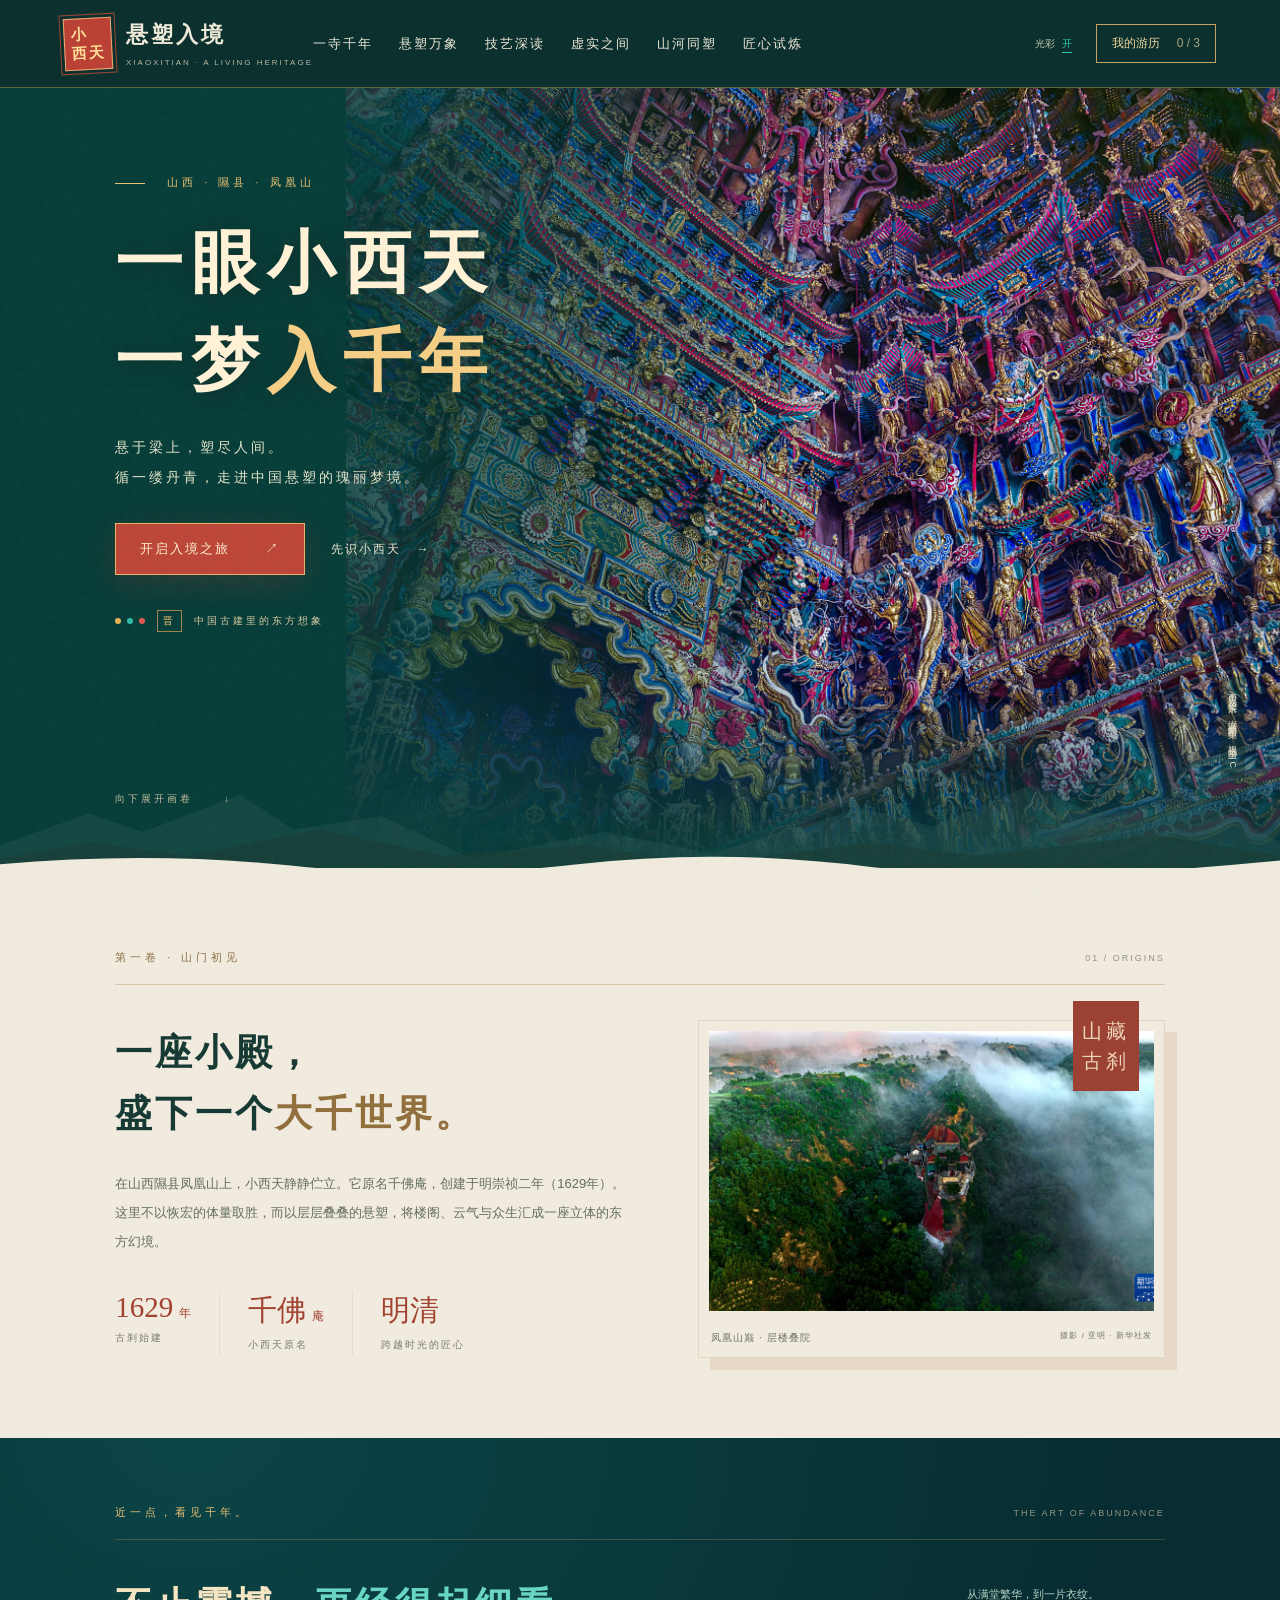
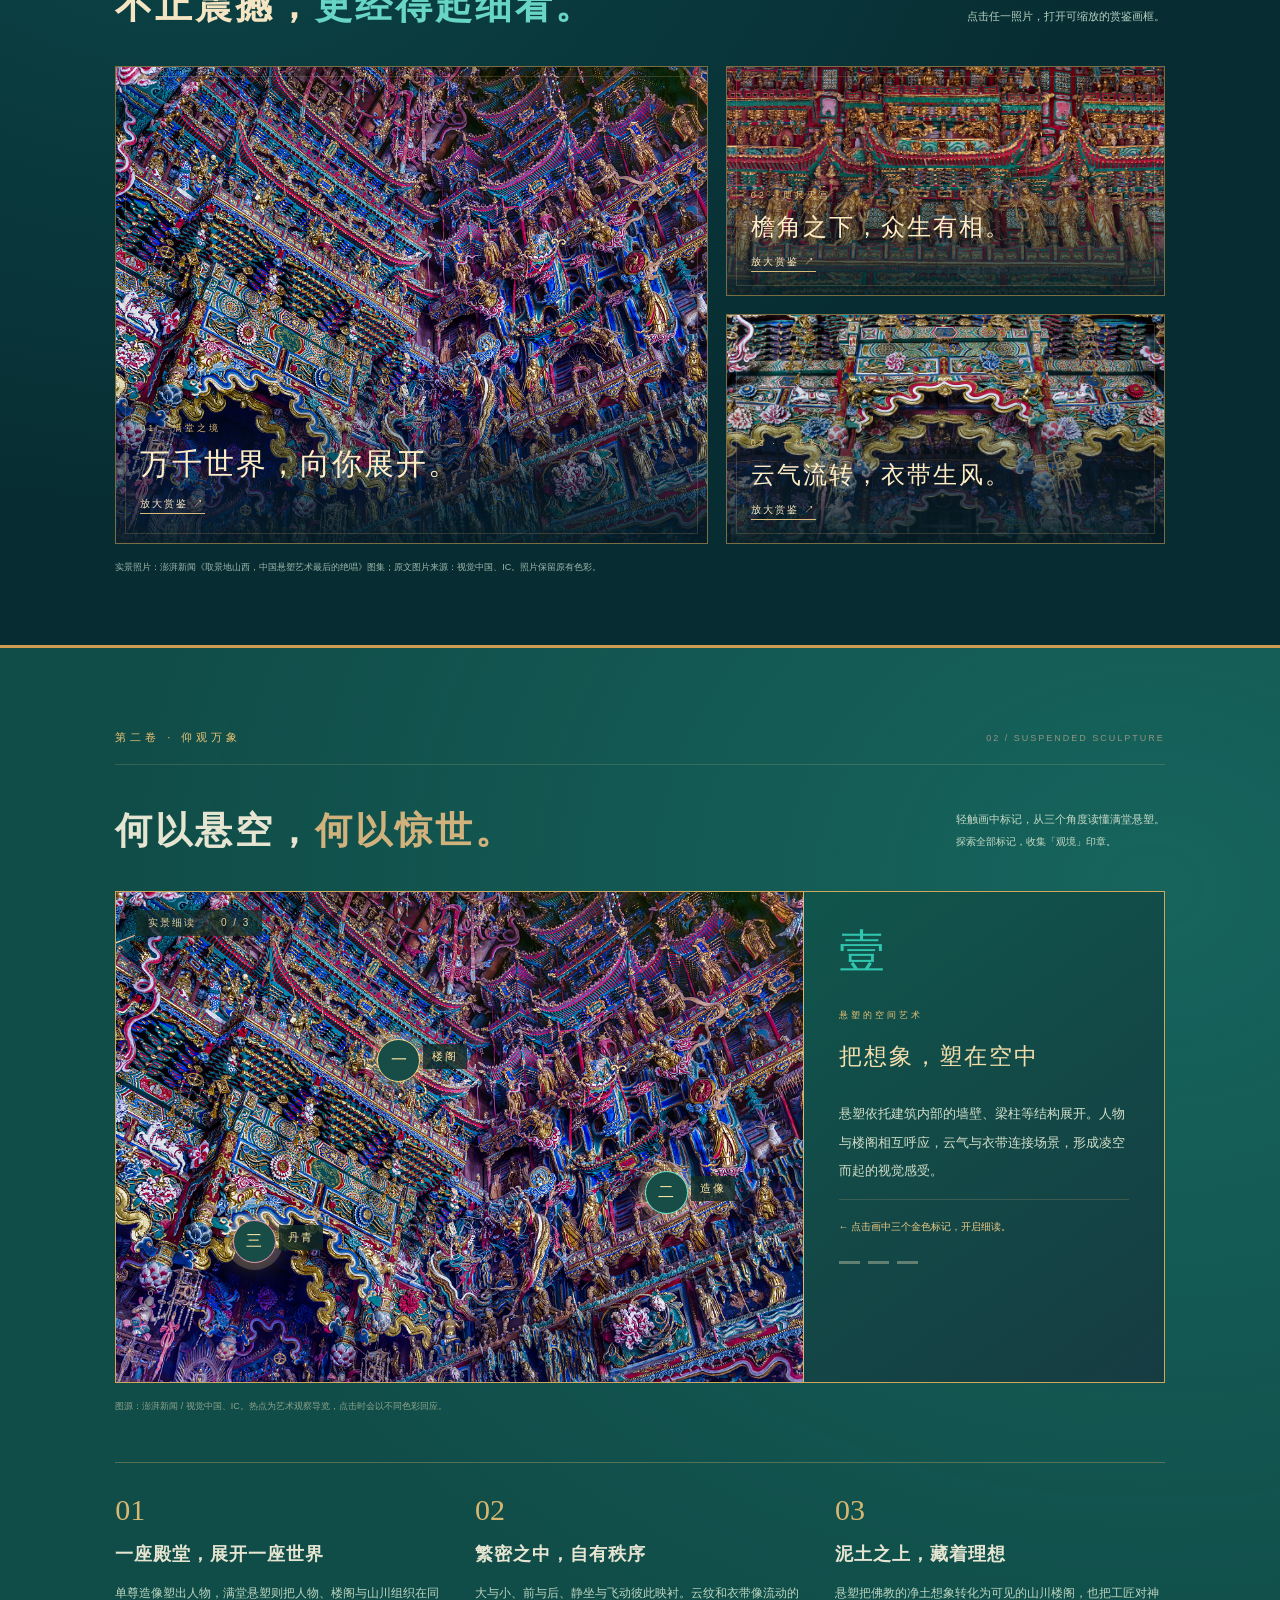
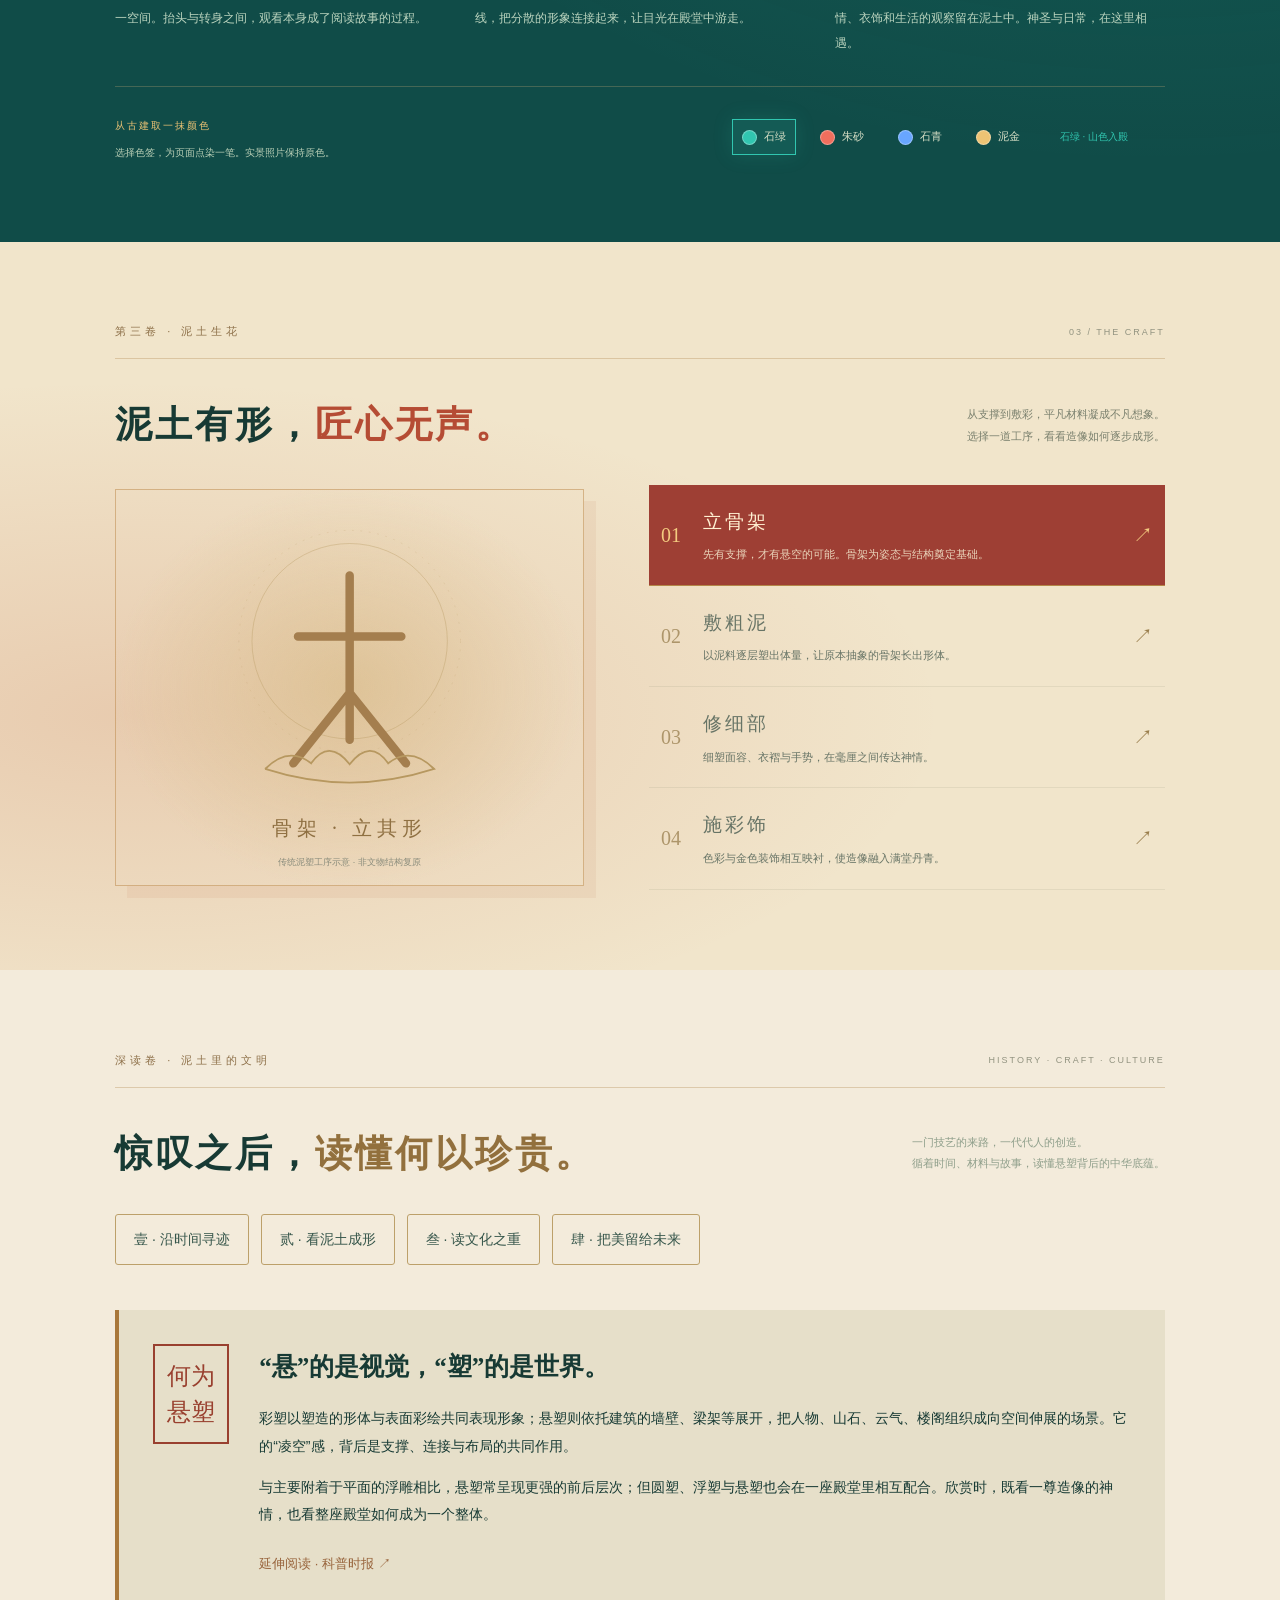
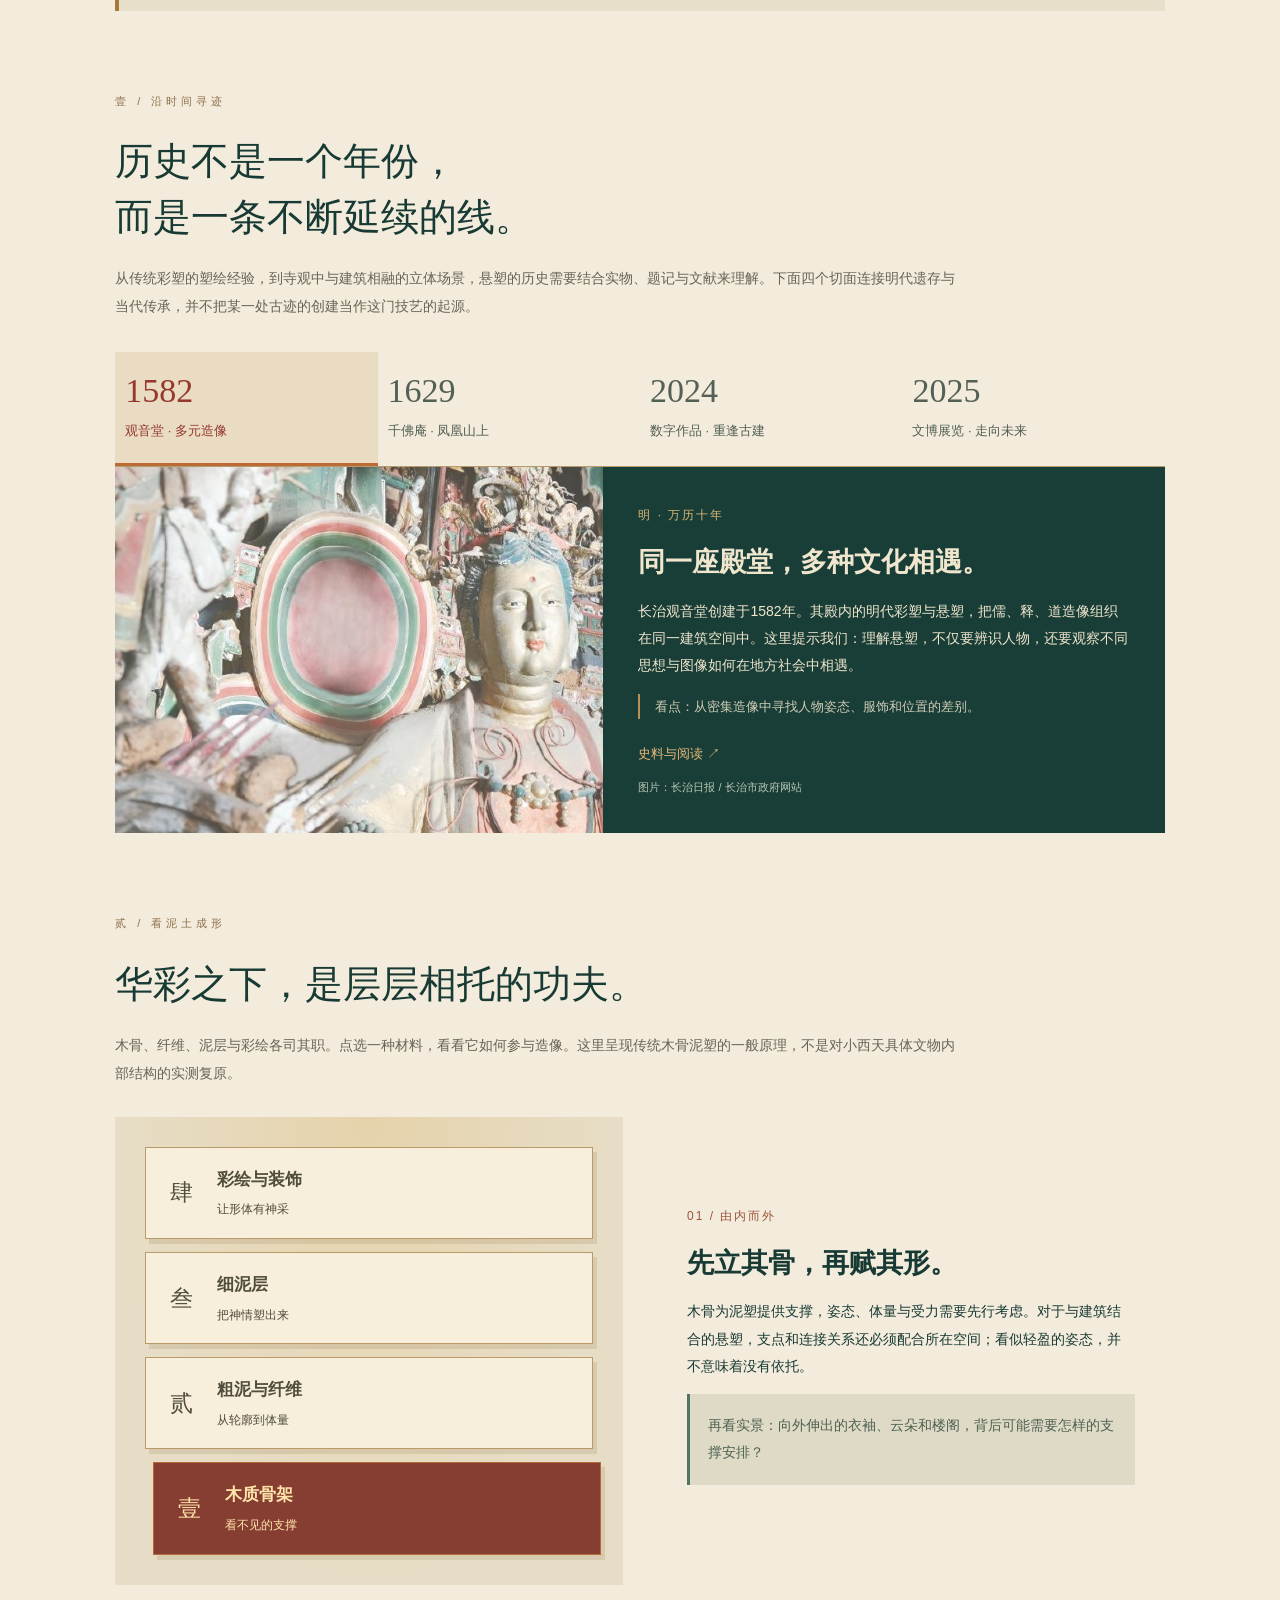
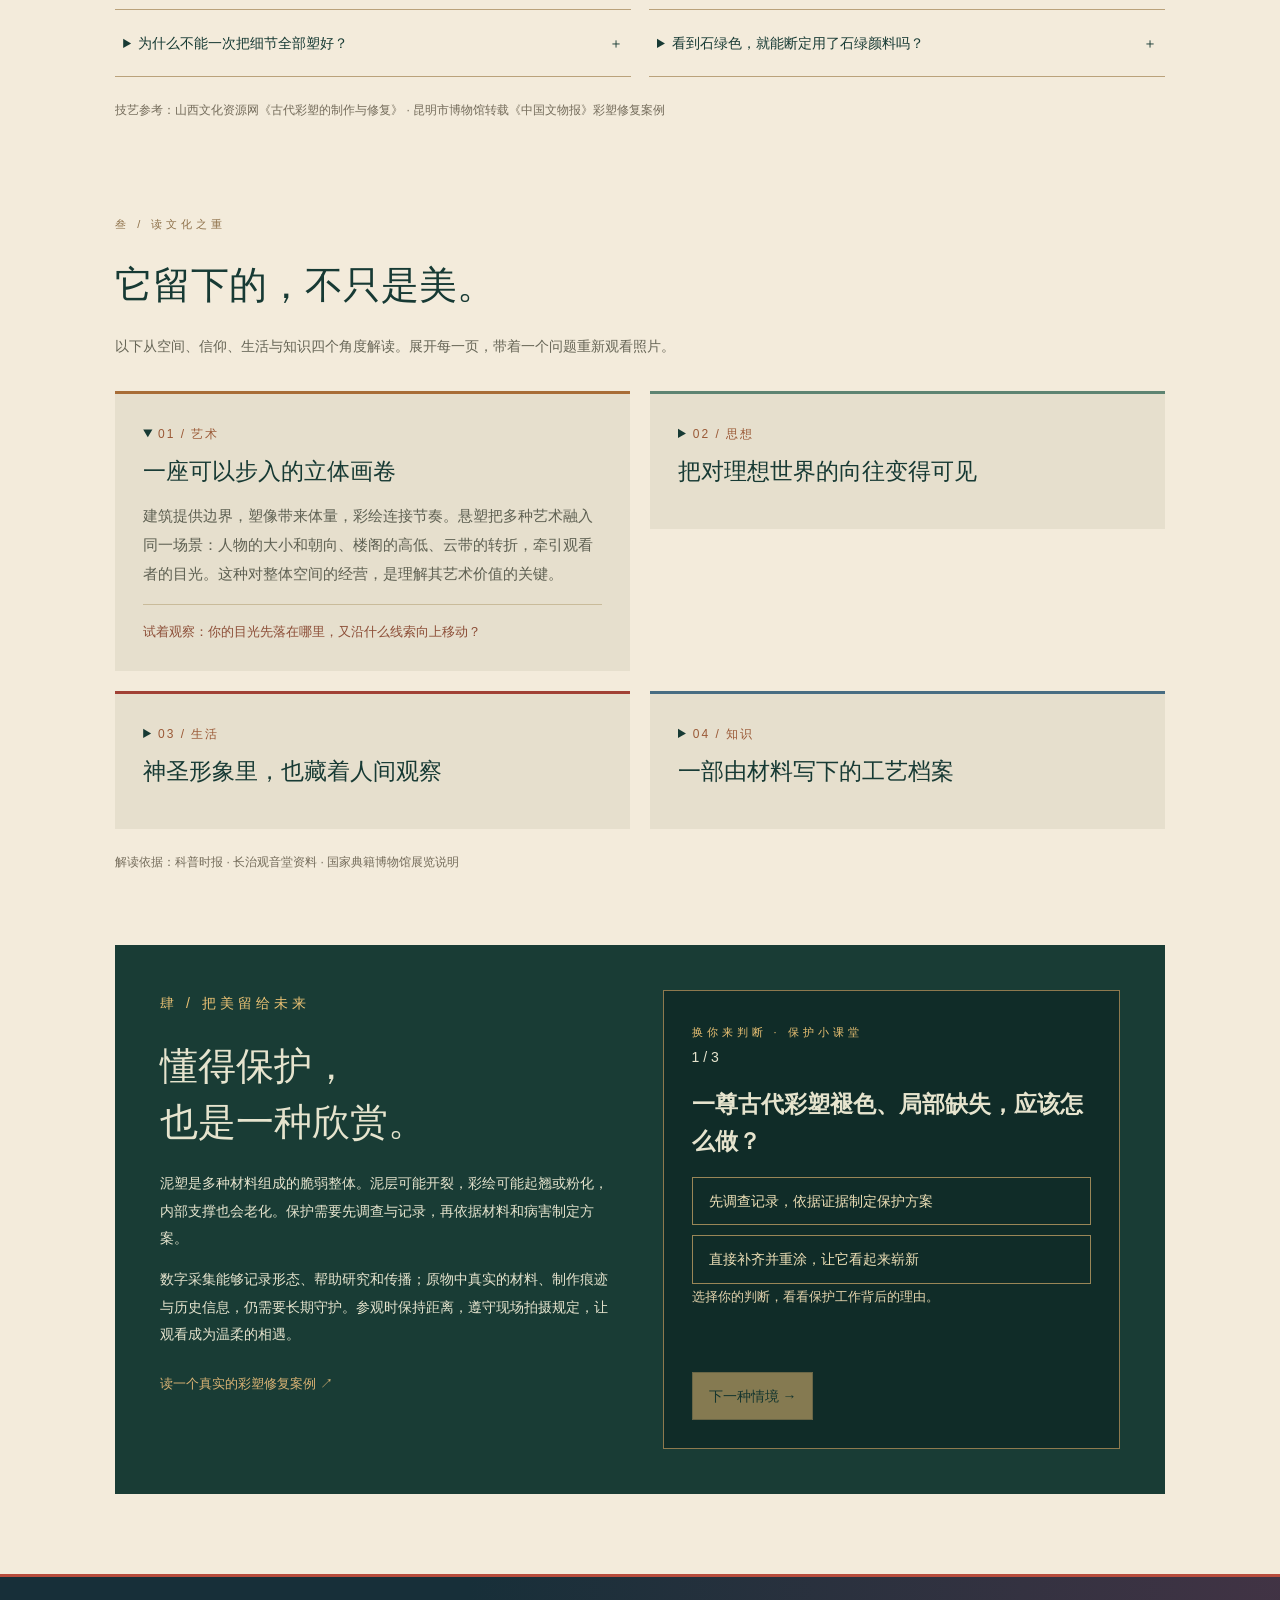
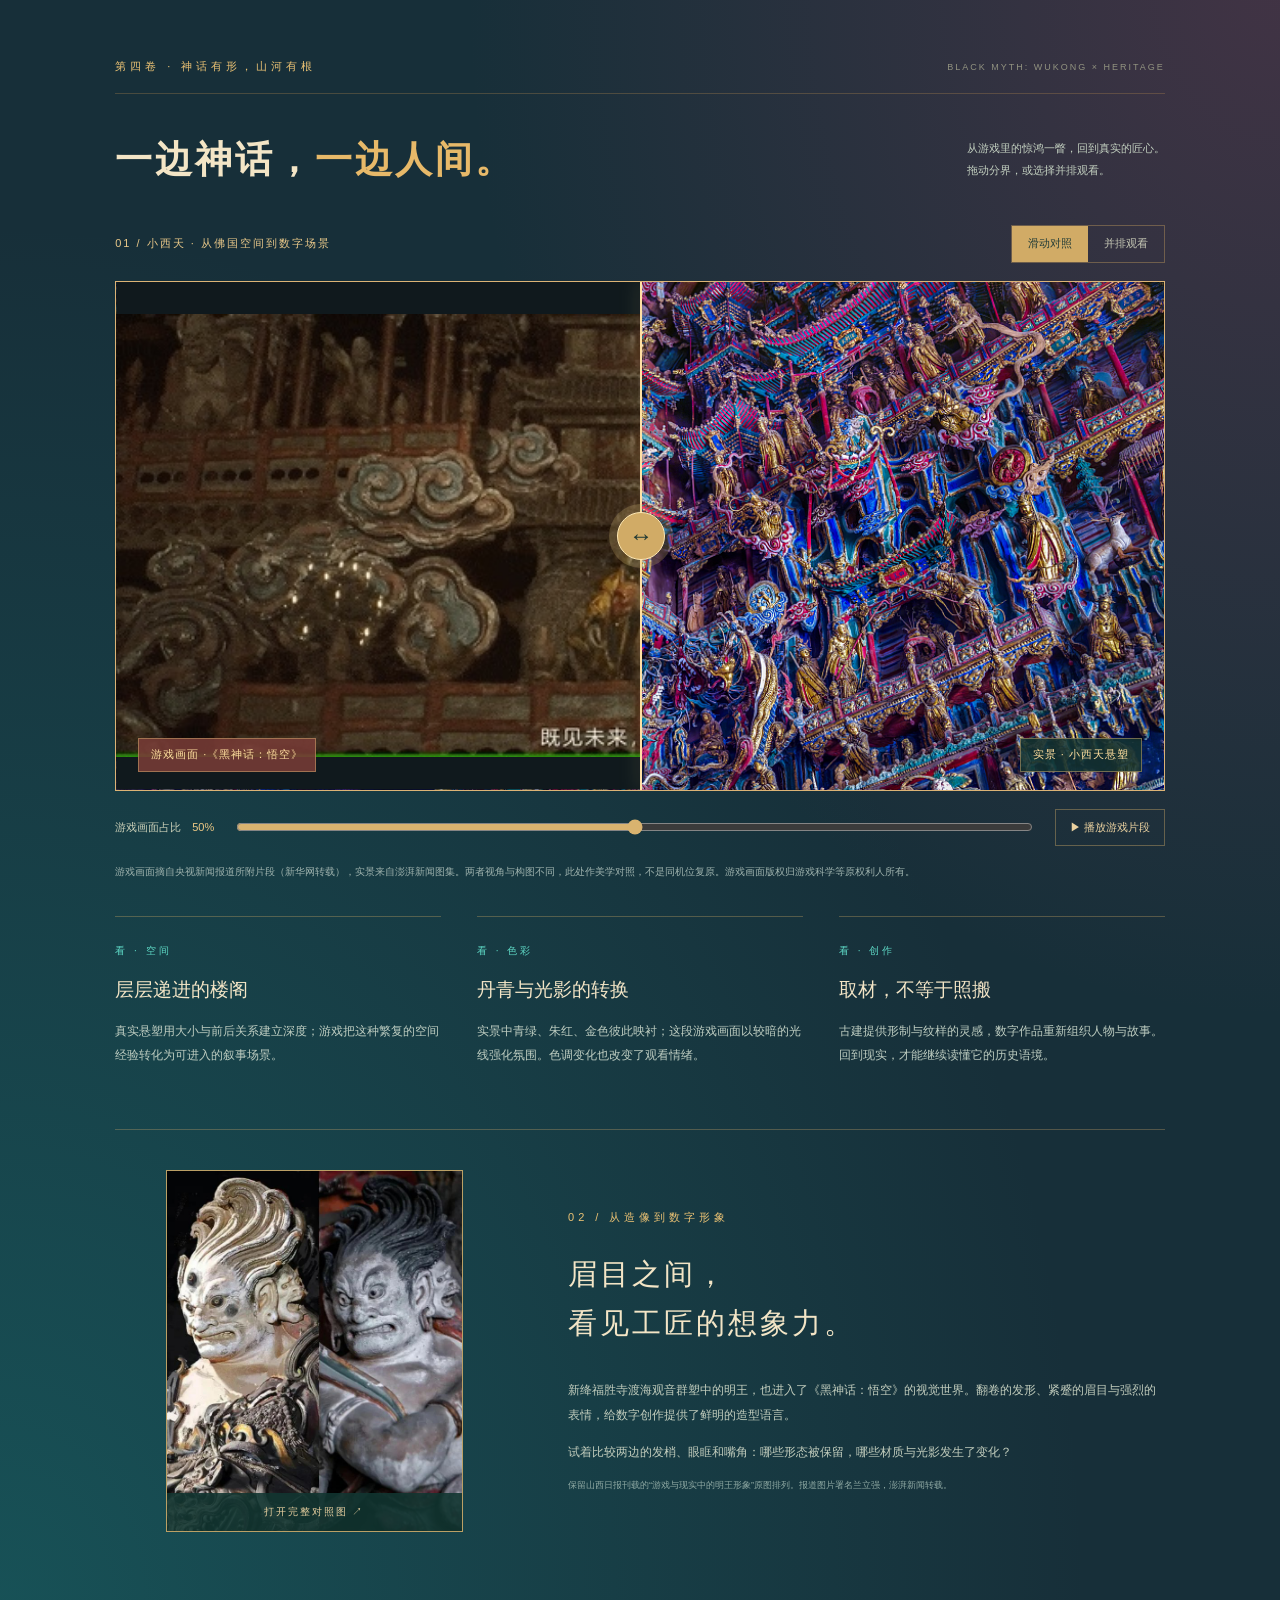
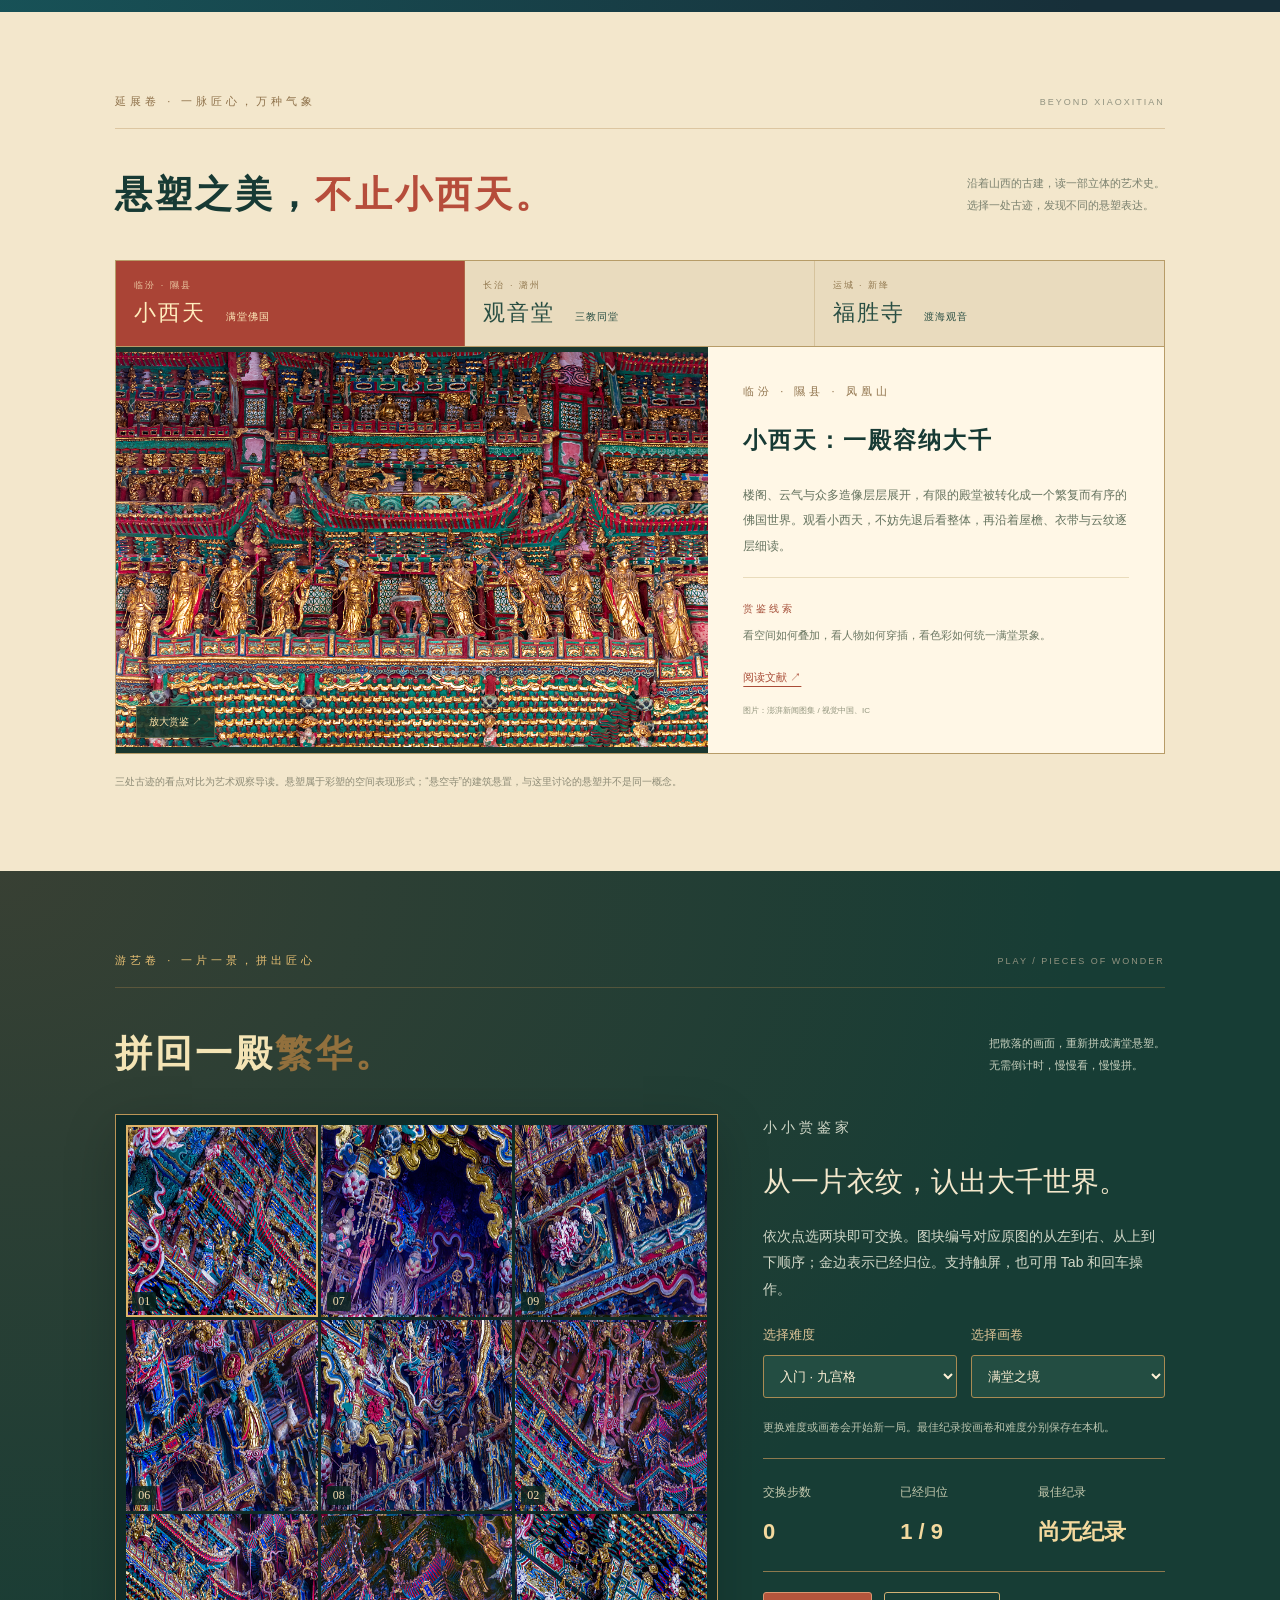
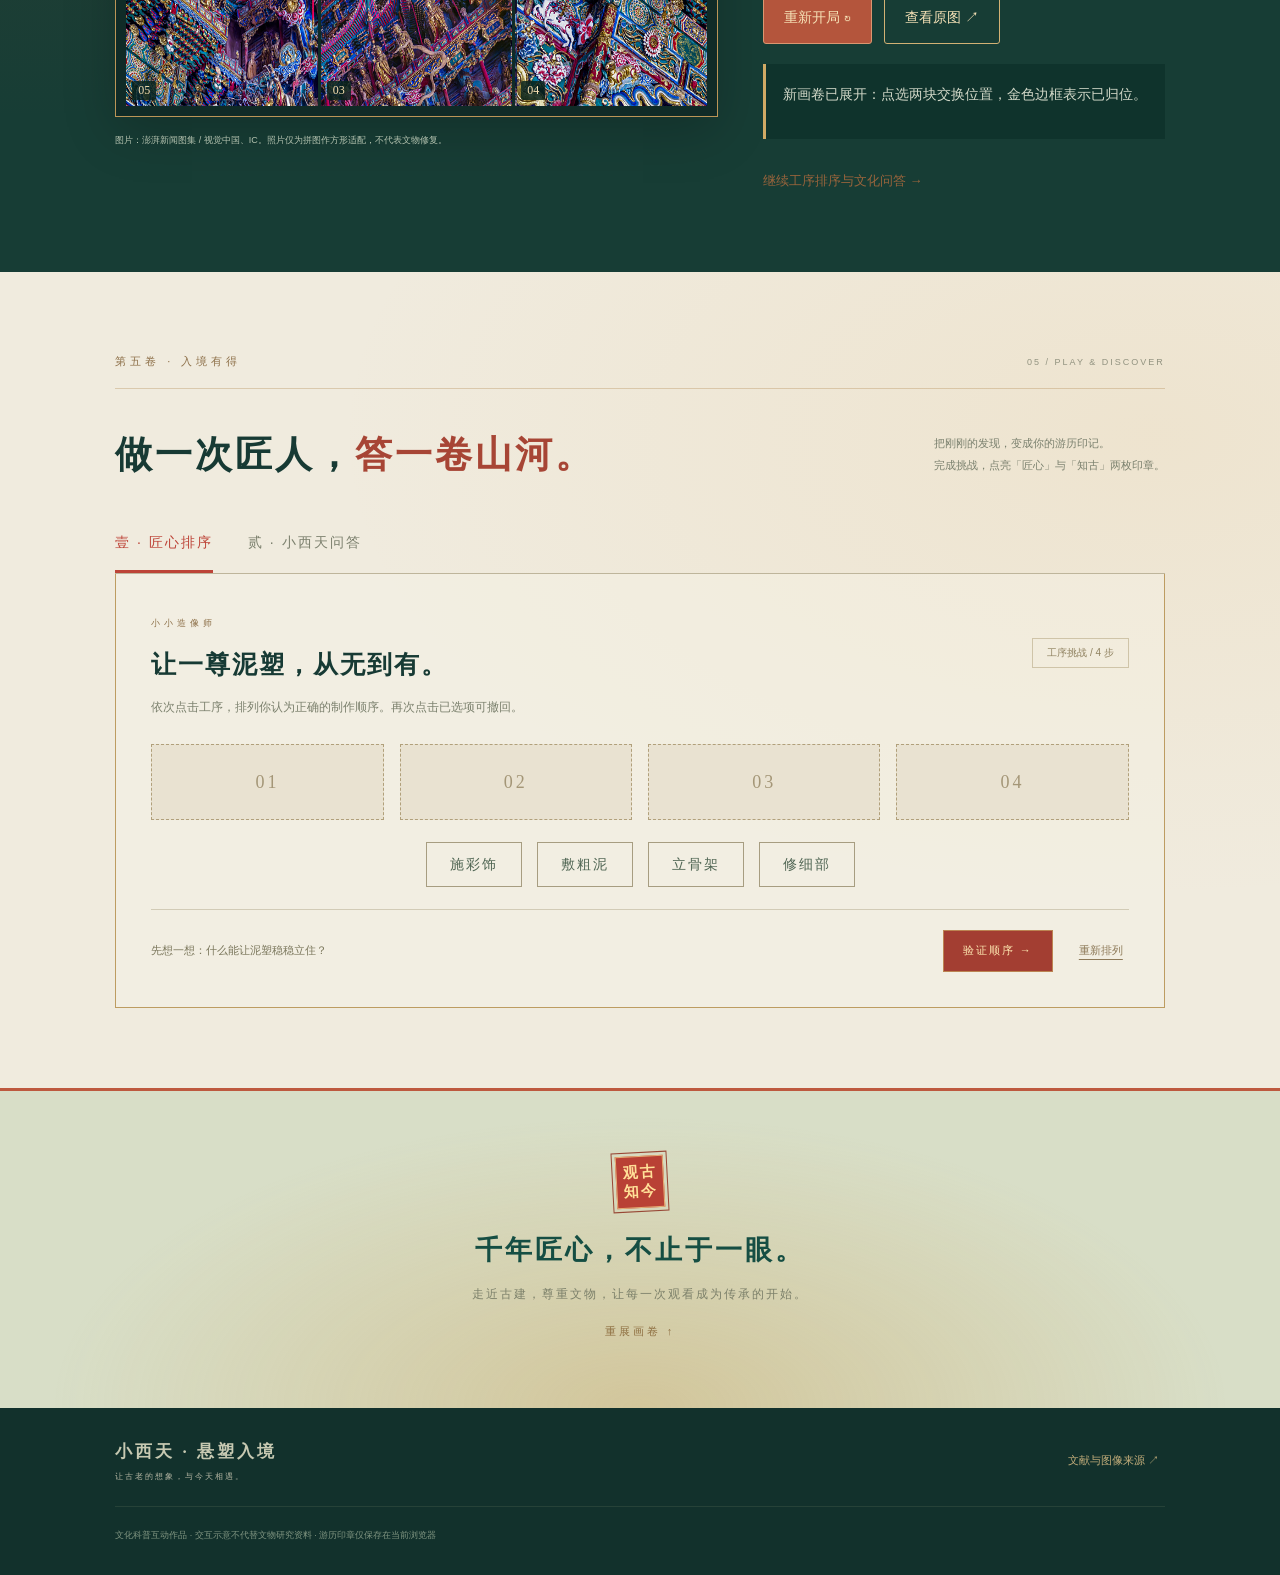
<file: index.html>
<!DOCTYPE html>
<html lang="zh-CN"><head><meta charset="UTF-8"><meta name="viewport" content="width=device-width,initial-scale=1"><meta name="theme-color" content="#132e2a"><meta name="description" content="走进山西隰县小西天，在互动探索、造像工序小游戏与文化问答中，读懂悬塑艺术。"><title>小西天 · 悬塑入境</title><link rel="stylesheet" href="style.css"><link rel="stylesheet" href="rich.css"><link rel="stylesheet" href="knowledge.css"><link rel="stylesheet" href="puzzle.css"></head>
<body>
<header><a class="brand" href="#home"><span class="seal">小<br>西天</span><span>悬塑入境<small>XIAOXITIAN · A LIVING HERITAGE</small></span></a><nav aria-label="主导航"><a href="#origin">一寺千年</a><a href="#explore">悬塑万象</a><a href="#knowledge">技艺深读</a><a href="#wukong">虚实之间</a><a href="#heritage">山河同塑</a><a href="#puzzle">匠心试炼</a></nav><button class="effects-toggle" id="effectsToggle" aria-pressed="true">光彩 <span>开</span></button><button class="passport" id="passport">我的游历 <span id="stampCount">0 / 3</span></button></header>
<main>
<section class="hero" id="home"><div class="hero-photo"></div><div class="hero-wash"></div><div class="hero-inner"><p class="eyebrow"><span></span> 山西 · 隰县 · 凤凰山</p><p class="vertical">以方寸之殿　纳万千世界</p><h1>一眼小西天<br>一梦<span>入千年</span></h1><p class="hero-sub">悬于梁上，塑尽人间。<br>循一缕丹青，走进中国悬塑的瑰丽梦境。</p><a class="primary" href="#explore">开启入境之旅 <span>↗</span></a><a class="text-link" href="#origin">先识小西天 <span>→</span></a><div class="hero-note"><span class="color-dots" aria-hidden="true"><i></i><i></i><i></i></span><span class="tiny-seal">晋</span> 中国古建里的东方想象</div></div><div class="hero-caption">小西天悬塑实景 · 澎湃新闻图集 / 视觉中国、IC</div><div class="scroll-hint">向下展开画卷 <span>↓</span></div><svg class="mountains" viewBox="0 0 1440 180" preserveAspectRatio="none" aria-hidden="true"><path fill="#47716a" opacity=".2" d="M0 135 100 75 160 110 270 40 330 105 430 80 530 160 680 110 800 150 970 65 1050 100 1160 20 1240 85 1350 50 1440 130V180H0Z"/><path fill="#193c36" opacity=".7" d="M0 160 100 130 210 155 360 105 500 155 660 135 790 170 980 130 1100 155 1300 115 1440 155V180H0Z"/><path fill="#f0ebde" d="M0 171Q170 146 330 174T650 171T980 176T1440 164V180H0Z"/></svg></section>
<section class="intro section" id="origin"><div class="section-top"><p class="eyebrow dark">第一卷 · 山门初见</p><span class="chapter">01 / ORIGINS</span></div><div class="intro-grid"><div><h2>一座小殿，<br>盛下一个<span>大千世界。</span></h2><p class="body-copy">在山西隰县凤凰山上，小西天静静伫立。它原名千佛庵，创建于明崇祯二年（1629年）。这里不以恢宏的体量取胜，而以层层叠叠的悬塑，将楼阁、云气与众生汇成一座立体的东方幻境。</p><div class="facts"><div><strong>1629<small>年</small></strong><span>古刹始建</span></div><div><strong>千佛<small>庵</small></strong><span>小西天原名</span></div><div><strong>明清</strong><span>跨越时光的匠心</span></div></div></div><figure class="temple"><img src="temple.jpg" alt="山西隰县小西天依山而建的寺院航拍" loading="lazy"><figcaption>凤凰山巅 · 层楼叠院 <span>摄影 / 亚明 · 新华社发</span></figcaption><span class="image-seal">山藏<br>古刹</span></figure></div></section>
<section class="gallery-section section" id="gallery">
  <div class="section-top"><p class="eyebrow">近一点，看见千年。</p><span class="chapter">THE ART OF ABUNDANCE</span></div>
  <div class="section-heading"><h2>不止震撼，<span>更经得起细看。</span></h2><p>从满堂繁华，到一片衣纹。<br>点击任一照片，打开可缩放的赏鉴画框。</p></div>
  <div class="gallery-grid">
    <button class="gallery-card gallery-main" data-gallery="0"><img src="images/hall-vivid.jpg" alt="小西天悬塑全景，青绿楼阁与金色人物层叠如山" loading="lazy"><span class="gallery-caption"><small>01 · 满堂之境</small><strong>万千世界，向你展开。</strong><em>放大赏鉴 ↗</em></span></button>
    <button class="gallery-card" data-gallery="1"><img src="images/hall-front.jpg" alt="小西天天宫楼阁与成排金色造像的细节" loading="lazy"><span class="gallery-caption"><small>02 · 咫尺天宫</small><strong>檐角之下，众生有相。</strong><em>放大赏鉴 ↗</em></span></button>
    <button class="gallery-card" data-gallery="2"><img src="images/hall-statue.jpg" alt="小西天云纹、花卉与悬垂人物的精美细节" loading="lazy"><span class="gallery-caption"><small>03 · 一线飞动</small><strong>云气流转，衣带生风。</strong><em>放大赏鉴 ↗</em></span></button>
  </div><p class="image-credit">实景照片：澎湃新闻《取景地山西，中国悬塑艺术最后的绝唱》图集；原文图片来源：视觉中国、IC。照片保留原有色彩。</p>
</section>
<section class="explore section" id="explore"><div class="section-top"><p class="eyebrow">第二卷 · 仰观万象</p><span class="chapter">02 / SUSPENDED SCULPTURE</span></div><div class="section-heading"><h2>何以悬空，<span>何以惊世。</span></h2><p>轻触画中标记，从三个角度读懂满堂悬塑。<br><small>探索全部标记，收集「观境」印章。</small></p></div><div class="explorer"><div class="art-window"><img src="images/hall-vivid.jpg" alt="小西天满堂悬塑：楼阁、人物和装饰层层相叠" loading="lazy"><button class="hotspot h1" data-hot="0" aria-label="探索楼阁：以小见大">一<span>楼阁</span></button><button class="hotspot h2" data-hot="1" aria-label="探索造像：凌空之美">二<span>造像</span></button><button class="hotspot h3" data-hot="2" aria-label="探索色彩：丹青流光">三<span>丹青</span></button><div class="art-label">实景细读 <span id="exploreCount">0 / 3</span></div></div><aside class="detail" aria-live="polite"><span class="detail-num" id="detailNum">壹</span><p class="eyebrow">悬塑的空间艺术</p><h3 id="detailTitle">把想象，塑在空中</h3><p id="detailText">悬塑依托建筑内部的墙壁、梁柱等结构展开。人物与楼阁相互呼应，云气与衣带连接场景，形成凌空而起的视觉感受。</p><div class="detail-tip" id="detailTip">← 点击画中三个金色标记，开启细读。</div><div class="dots" id="exploreDots"><i></i><i></i><i></i></div></aside></div><p class="image-credit">图源：澎湃新闻 / 视觉中国、IC。热点为艺术观察导览，点击时会以不同色彩回应。</p><div class="art-reading"><div><span class="reading-no">01</span><h3>一座殿堂，展开一座世界</h3><p>单尊造像塑出人物，满堂悬塑则把人物、楼阁与山川组织在同一空间。抬头与转身之间，观看本身成了阅读故事的过程。</p></div><div><span class="reading-no">02</span><h3>繁密之中，自有秩序</h3><p>大与小、前与后、静坐与飞动彼此映衬。云纹和衣带像流动的线，把分散的形象连接起来，让目光在殿堂中游走。</p></div><div><span class="reading-no">03</span><h3>泥土之上，藏着理想</h3><p>悬塑把佛教的净土想象转化为可见的山川楼阁，也把工匠对神情、衣饰和生活的观察留在泥土中。神圣与日常，在这里相遇。</p></div></div>
<div class="pigment-bar"><div><span class="eyebrow">从古建取一抹颜色</span><p>选择色签，为页面点染一笔。实景照片保持原色。</p></div><div class="pigment-choices" role="group" aria-label="页面点染色"><button data-pigment="jade" class="active" aria-pressed="true"><i></i>石绿</button><button data-pigment="cinnabar" aria-pressed="false"><i></i>朱砂</button><button data-pigment="lapis" aria-pressed="false"><i></i>石青</button><button data-pigment="gold" aria-pressed="false"><i></i>泥金</button></div><span id="pigmentStatus" role="status">石绿 · 山色入殿</span></div></section>
<section class="craft section"><div class="section-top"><p class="eyebrow dark">第三卷 · 泥土生花</p><span class="chapter">03 / THE CRAFT</span></div><div class="section-heading"><h2>泥土有形，<span>匠心无声。</span></h2><p>从支撑到敷彩，平凡材料凝成不凡想象。<br>选择一道工序，看看造像如何逐步成形。</p></div><div class="craft-layout"><div class="craft-art" id="craftArt" data-stage="0"><svg viewBox="0 0 440 330" aria-label="传统泥塑工序示意图"><defs><linearGradient id="gold" x2="1" y2="1"><stop stop-color="#e3c780"/><stop offset="1" stop-color="#a96a32"/></linearGradient></defs><circle cx="220" cy="145" r="104" fill="none" stroke="#b79860" stroke-opacity=".4"/><circle cx="220" cy="145" r="118" fill="none" stroke="#b79860" stroke-opacity=".2" stroke-dasharray="2 7"/><g class="skeleton" stroke="#a47e4e" stroke-width="9" stroke-linecap="round"><path d="M220 75V250M165 140H275M220 200L160 275M220 200L280 275"/></g><g class="clay"><path d="M190 111Q175 130 164 170L126 249Q160 280 220 264Q280 280 314 249L276 170Q265 130 250 111Z" fill="#9b7558"/><ellipse cx="220" cy="86" rx="32" ry="42" fill="#b68e6b"/><path d="M150 256Q220 210 290 256" fill="none" stroke="#7e5d46" stroke-width="8"/></g><g class="fine" fill="none" stroke="#664a35" stroke-width="3"><path d="M204 86q6 4 12 0m9 0q6 4 12 0M213 107q7 5 14 0M220 91l-3 9h6M192 129q-12 50 28 94M247 132q11 50-27 91M175 173q-5 27-28 62m119-62q5 27 28 62M167 251q53-31 106 0"/></g><g class="paint"><ellipse cx="220" cy="86" rx="32" ry="42" fill="url(#gold)"/><path d="M190 115Q176 149 157 200L135 245Q177 264 220 245Q264 265 305 245L281 200Q260 140 250 115L220 158Z" fill="#427e72"/><path d="M192 121q-2 55 28 100q14-49 29-99" fill="#a64335"/><path d="M192 121q-2 55 28 100q14-49 29-99M154 238q66-34 134 0" fill="none" stroke="#dcb979" stroke-width="5"/><path d="M204 86q6 4 12 0m9 0q6 4 12 0M213 107q7 5 14 0" fill="none" stroke="#775132" stroke-width="2"/></g><path d="M130 281Q155 256 179 275Q198 248 220 276Q242 248 261 275Q285 256 310 281Q220 310 130 281" fill="none" stroke="#b79860" stroke-width="2"/></svg><span id="craftLabel">骨架 · 立其形</span><small>传统泥塑工序示意 · 非文物结构复原</small></div><div class="craft-steps" role="group" aria-label="选择制作工序"><button class="step active" data-stage="0"><span>01</span><div><h3>立骨架</h3><p>先有支撑，才有悬空的可能。骨架为姿态与结构奠定基础。</p></div><b>↗</b></button><button class="step" data-stage="1"><span>02</span><div><h3>敷粗泥</h3><p>以泥料逐层塑出体量，让原本抽象的骨架长出形体。</p></div><b>↗</b></button><button class="step" data-stage="2"><span>03</span><div><h3>修细部</h3><p>细塑面容、衣褶与手势，在毫厘之间传达神情。</p></div><b>↗</b></button><button class="step" data-stage="3"><span>04</span><div><h3>施彩饰</h3><p>色彩与金色装饰相互映衬，使造像融入满堂丹青。</p></div><b>↗</b></button></div></div></section>
<section class="knowledge section" id="knowledge">
 <div class="section-top"><p class="eyebrow dark">深读卷 · 泥土里的文明</p><span class="chapter">HISTORY · CRAFT · CULTURE</span></div>
 <div class="section-heading"><h2>惊叹之后，<span>读懂何以珍贵。</span></h2><p>一门技艺的来路，一代代人的创造。<br>循着时间、材料与故事，读懂悬塑背后的中华底蕴。</p></div>
 <nav class="knowledge-index" aria-label="悬塑专题目录"><a href="#historyStory">壹 · 沿时间寻迹</a><a href="#materialStory">贰 · 看泥土成形</a><a href="#valueStory">叁 · 读文化之重</a><a href="#careStory">肆 · 把美留给未来</a></nav>
 <div class="knowledge-definition"><span class="knowledge-seal">何为<br>悬塑</span><div><h3>“悬”的是视觉，“塑”的是世界。</h3><p>彩塑以塑造的形体与表面彩绘共同表现形象；悬塑则依托建筑的墙壁、梁架等展开，把人物、山石、云气、楼阁组织成向空间伸展的场景。它的“凌空”感，背后是支撑、连接与布局的共同作用。</p><p>与主要附着于平面的浮雕相比，悬塑常呈现更强的前后层次；但圆塑、浮塑与悬塑也会在一座殿堂里相互配合。欣赏时，既看一尊造像的神情，也看整座殿堂如何成为一个整体。</p><a class="knowledge-source" href="https://www.zgkpw.org.cn/newspaper/content_251333.html" target="_blank" rel="noopener">延伸阅读 · 科普时报 ↗</a></div></div>
 <div class="knowledge-block" id="historyStory"><p class="eyebrow dark">壹 / 沿时间寻迹</p><h3 class="knowledge-title">历史不是一个年份，<br>而是一条不断延续的线。</h3><p class="knowledge-lead">从传统彩塑的塑绘经验，到寺观中与建筑相融的立体场景，悬塑的历史需要结合实物、题记与文献来理解。下面四个切面连接明代遗存与当代传承，并不把某一处古迹的创建当作这门技艺的起源。</p><div class="history-controls" role="group" aria-label="选择历史节点"><button data-history="0" aria-pressed="true" class="active"><b>1582</b><span>观音堂 · 多元造像</span></button><button data-history="1" aria-pressed="false"><b>1629</b><span>千佛庵 · 凤凰山上</span></button><button data-history="2" aria-pressed="false"><b>2024</b><span>数字作品 · 重逢古建</span></button><button data-history="3" aria-pressed="false"><b>2025</b><span>文博展览 · 走向未来</span></button></div><div class="history-story"><img id="historyPhoto" src="images/guanyin-detail.jpg" alt="长治观音堂彩塑与悬塑细部" loading="lazy"><article aria-live="polite"><span id="historyEra">明 · 万历十年</span><h4 id="historyTitle">同一座殿堂，多种文化相遇。</h4><p id="historyText">长治观音堂创建于1582年。其殿内的明代彩塑与悬塑，把儒、释、道造像组织在同一建筑空间中。这里提示我们：理解悬塑，不仅要辨识人物，还要观察不同思想与图像如何在地方社会中相遇。</p><p id="historyNote">看点：从密集造像中寻找人物姿态、服饰和位置的差别。</p><a class="knowledge-source" id="historySource" href="https://www.changzhi.gov.cn/ztzl/cjwmwz/tpxw_6120/202404/t20240426_2892104.shtml" target="_blank" rel="noopener">史料与阅读 ↗</a><small id="historyCredit">图片：长治日报 / 长治市政府网站</small></article></div></div>
 <div class="knowledge-block" id="materialStory"><p class="eyebrow dark">贰 / 看泥土成形</p><h3 class="knowledge-title">华彩之下，是层层相托的功夫。</h3><p class="knowledge-lead">木骨、纤维、泥层与彩绘各司其职。点选一种材料，看看它如何参与造像。这里呈现传统木骨泥塑的一般原理，不是对小西天具体文物内部结构的实测复原。</p><div class="material-layout"><div class="material-stack" role="group" aria-label="探索造像材料层次"><button data-material="3" aria-pressed="false"><span>肆</span><b>彩绘与装饰</b><em>让形体有神采</em></button><button data-material="2" aria-pressed="false"><span>叁</span><b>细泥层</b><em>把神情塑出来</em></button><button data-material="1" aria-pressed="false"><span>贰</span><b>粗泥与纤维</b><em>从轮廓到体量</em></button><button data-material="0" aria-pressed="true" class="active"><span>壹</span><b>木质骨架</b><em>看不见的支撑</em></button></div><article class="material-detail" aria-live="polite"><span id="materialNumber">01 / 由内而外</span><h4 id="materialTitle">先立其骨，再赋其形。</h4><p id="materialText">木骨为泥塑提供支撑，姿态、体量与受力需要先行考虑。对于与建筑结合的悬塑，支点和连接关系还必须配合所在空间；看似轻盈的姿态，并不意味着没有依托。</p><p class="material-question" id="materialQuestion">再看实景：向外伸出的衣袖、云朵和楼阁，背后可能需要怎样的支撑安排？</p></article></div><div class="craft-notes"><details><summary>为什么不能一次把细节全部塑好？<span>＋</span></summary><p>整体体量与精细表情需要不同的操作。粗泥先形成大轮廓，细泥再刻画面容和衣褶；干燥、检查与表面整理也不能省略。前面的四步互动是便于理解的概括，真实工序还会随材料、尺寸与地域传统调整。</p></details><details><summary>看到石绿色，就能断定用了石绿颜料吗？<span>＋</span></summary><p>不能。色名描述视觉感受，材料成分则需要科学分析。年代、重绘、老化和光线都可能改变今天看到的颜色。页面的色签用于审美体验，不代表对照片中文物颜料的鉴定。</p></details></div><p class="knowledge-reference">技艺参考：<a href="https://www.sxwhzyw.cn/pd543013558.html" target="_blank" rel="noopener">山西文化资源网《古代彩塑的制作与修复》</a> · <a href="https://m.kmmuseum.com/info.asp?id=292" target="_blank" rel="noopener">昆明市博物馆转载《中国文物报》彩塑修复案例</a></p></div>
 <div class="knowledge-block" id="valueStory"><p class="eyebrow dark">叁 / 读文化之重</p><h3 class="knowledge-title">它留下的，不只是美。</h3><p class="knowledge-lead">以下从空间、信仰、生活与知识四个角度解读。展开每一页，带着一个问题重新观看照片。</p><div class="value-grid"><details open><summary><span>01 / 艺术</span><h4>一座可以步入的立体画卷</h4></summary><p>建筑提供边界，塑像带来体量，彩绘连接节奏。悬塑把多种艺术融入同一场景：人物的大小和朝向、楼阁的高低、云带的转折，牵引观看者的目光。这种对整体空间的经营，是理解其艺术价值的关键。</p><em>试着观察：你的目光先落在哪里，又沿什么线索向上移动？</em></details><details><summary><span>02 / 思想</span><h4>把对理想世界的向往变得可见</h4></summary><p>小西天的佛教题材，将净土想象化为可见的楼阁与众生；观音堂的三教造像则呈现另一种地方文化面貌。它们记录了不同信仰的表达，也说明传统文化在具体地方与时代中，具有丰富的相遇和交融。</p><em>试着思考：同样是满堂造像，不同寺院为什么讲述不同的故事？</em></details><details><summary><span>03 / 生活</span><h4>神圣形象里，也藏着人间观察</h4></summary><p>人物的冠服、发髻、表情，乃至缩小的建筑与器物，都是细读的入口。它们让我们追问当时的审美与工匠的生活经验。但艺术形象也包含程式与想象，不能把每一处细节直接当作现实生活的照相。</p><em>试着寻找：哪一个姿态或表情，让你感到它与今天的人仍有共鸣？</em></details><details><summary><span>04 / 知识</span><h4>一部由材料写下的工艺档案</h4></summary><p>木骨的连接、泥层的配合与表面彩绘，都保存着制作知识；题记、碑刻与文献则提供另一组线索。将实物和文字相互参照，才能更深入地研究营造、塑绘与后来的修缮，让工匠的经验重新被看见。</p><em>试着思考：除了完整造像，一块残件、一段题记为什么也值得保存？</em></details></div><p class="knowledge-reference">解读依据：<a href="https://www.zgkpw.org.cn/newspaper/content_251333.html" target="_blank" rel="noopener">科普时报</a> · <a href="https://www.changzhi.gov.cn/ztzl/cjwmwz/tpxw_6120/202404/t20240426_2892104.shtml" target="_blank" rel="noopener">长治观音堂资料</a> · <a href="https://www.nlc.cn/nmcb/gonggao/20251218_2650044.shtml" target="_blank" rel="noopener">国家典籍博物馆展览说明</a></p></div>
 <div class="care-story" id="careStory"><div><p class="eyebrow">肆 / 把美留给未来</p><h3 class="knowledge-title">懂得保护，<br>也是一种欣赏。</h3><p>泥塑是多种材料组成的脆弱整体。泥层可能开裂，彩绘可能起翘或粉化，内部支撑也会老化。保护需要先调查与记录，再依据材料和病害制定方案。</p><p>数字采集能够记录形态、帮助研究和传播；原物中真实的材料、制作痕迹与历史信息，仍需要长期守护。参观时保持距离，遵守现场拍摄规定，让观看成为温柔的相遇。</p><a class="knowledge-source" href="https://m.kmmuseum.com/info.asp?id=292" target="_blank" rel="noopener">读一个真实的彩塑修复案例 ↗</a></div><div class="care-challenge"><span class="eyebrow">换你来判断 · 保护小课堂</span><p id="careProgress">1 / 3</p><h4 id="careQuestion"></h4><div id="careAnswers"></div><p id="careFeedback" role="status">选择你的判断，看看保护工作背后的理由。</p><button id="careNext" disabled>下一种情境 →</button></div></div>
</section>

<section class="comparison-section section" id="wukong">
  <div class="section-top"><p class="eyebrow">第四卷 · 神话有形，山河有根</p><span class="chapter">BLACK MYTH: WUKONG × HERITAGE</span></div>
  <div class="section-heading"><h2>一边神话，<span>一边人间。</span></h2><p>从游戏里的惊鸿一瞥，回到真实的匠心。<br>拖动分界，或选择并排观看。</p></div>
  <div class="compare-toolbar"><span>01 / 小西天 · 从佛国空间到数字场景</span><div role="group" aria-label="对照显示方式"><button class="active" id="wipeMode" aria-pressed="true">滑动对照</button><button id="sideMode" aria-pressed="false">并排观看</button></div></div>
  <div class="compare-stage" id="compareStage" style="--split:50%">
    <figure class="compare-layer reality"><img src="images/hall-vivid.jpg" alt="现实中的小西天：色彩绚丽、层次繁复的悬塑" loading="lazy"><figcaption>实景 · 小西天悬塑</figcaption></figure>
    <figure class="compare-layer game"><img src="images/wukong-still.jpg" id="gameScene" alt="黑神话悟空游戏画面：黄眉身后的楼阁与造像" loading="lazy"><figcaption>游戏画面 ·《黑神话：悟空》</figcaption></figure>
    <span class="compare-divider" aria-hidden="true"><b>↔</b></span>
  </div>
  <div class="compare-controls"><label for="compareRange">游戏画面占比 <output id="compareValue">50%</output></label><input id="compareRange" type="range" min="0" max="100" value="50" aria-label="游戏与实景对比分界"><button id="motionScene" class="outlined" aria-pressed="false">▶ 播放游戏片段</button></div>
  <p class="compare-caption">游戏画面摘自央视新闻报道所附片段（新华网转载），实景来自澎湃新闻图集。两者视角与构图不同，此处作美学对照，不是同机位复原。游戏画面版权归游戏科学等原权利人所有。</p>
  <div class="compare-notes"><article><span>看 · 空间</span><h3>层层递进的楼阁</h3><p>真实悬塑用大小与前后关系建立深度；游戏把这种繁复的空间经验转化为可进入的叙事场景。</p></article><article><span>看 · 色彩</span><h3>丹青与光影的转换</h3><p>实景中青绿、朱红、金色彼此映衬；这段游戏画面以较暗的光线强化氛围。色调变化也改变了观看情绪。</p></article><article><span>看 · 创作</span><h3>取材，不等于照搬</h3><p>古建提供形制与纹样的灵感，数字作品重新组织人物与故事。回到现实，才能继续读懂它的历史语境。</p></article></div>
  <div class="second-comparison"><button class="compare-original" data-gallery="4"><img src="images/fusheng-comparison.jpg" alt="山西日报刊载的福胜寺明王游戏与实景对照原图" loading="lazy"><span>打开完整对照图 ↗</span></button><div><p class="eyebrow">02 / 从造像到数字形象</p><h3>眉目之间，<br>看见工匠的想象力。</h3><p>新绛福胜寺渡海观音群塑中的明王，也进入了《黑神话：悟空》的视觉世界。翻卷的发形、紧蹙的眉目与强烈的表情，给数字创作提供了鲜明的造型语言。</p><p>试着比较两边的发梢、眼眶和嘴角：哪些形态被保留，哪些材质与光影发生了变化？</p><small>保留山西日报刊载的“游戏与现实中的明王形象”原图排列。报道图片署名兰立强，澎湃新闻转载。</small></div></div>
</section>
<section class="heritage-section section" id="heritage"><div class="section-top"><p class="eyebrow dark">延展卷 · 一脉匠心，万种气象</p><span class="chapter">BEYOND XIAOXITIAN</span></div><div class="section-heading"><h2>悬塑之美，<span>不止小西天。</span></h2><p>沿着山西的古建，读一部立体的艺术史。<br>选择一处古迹，发现不同的悬塑表达。</p></div><div class="heritage-tabs" role="group" aria-label="选择悬塑古迹"><button data-place="0" class="active" aria-pressed="true"><span>临汾 · 隰县</span>小西天 <small>满堂佛国</small></button><button data-place="1" aria-pressed="false"><span>长治 · 潞州</span>观音堂 <small>三教同堂</small></button><button data-place="2" aria-pressed="false"><span>运城 · 新绛</span>福胜寺 <small>渡海观音</small></button></div><div class="heritage-feature"><button id="heritageImageButton" aria-label="放大小西天实景"><img id="heritageImage" src="images/hall-front.jpg" alt="小西天悬塑楼阁与造像" loading="lazy"><span>放大赏鉴 ↗</span></button><article aria-live="polite"><p class="eyebrow dark" id="heritageLocation">临汾 · 隰县 · 凤凰山</p><h3 id="heritageTitle">小西天：一殿容纳大千</h3><p id="heritageText">楼阁、云气与众多造像层层展开，有限的殿堂被转化成一个繁复而有序的佛国世界。观看小西天，不妨先退后看整体，再沿着屋檐、衣带与云纹逐层细读。</p><div class="heritage-look"><span>赏鉴线索</span><p id="heritageLook">看空间如何叠加，看人物如何穿插，看色彩如何统一满堂景象。</p></div><a id="heritageSource" href="https://www.zgkpw.org.cn/newspaper/content_251333.html" target="_blank" rel="noopener">阅读文献 ↗</a><small id="heritageCredit">图片：澎湃新闻图集 / 视觉中国、IC</small></article></div><p class="heritage-footnote">三处古迹的看点对比为艺术观察导读。悬塑属于彩塑的空间表现形式；“悬空寺”的建筑悬置，与这里讨论的悬塑并不是同一概念。</p></section>
<section class="puzzle-section section" id="puzzle"><div class="section-top"><p class="eyebrow">游艺卷 · 一片一景，拼出匠心</p><span class="chapter">PLAY / PIECES OF WONDER</span></div><div class="section-heading"><h2>拼回一殿<span>繁华。</span></h2><p>把散落的画面，重新拼成满堂悬塑。<br>无需倒计时，慢慢看，慢慢拼。</p></div><div class="puzzle-layout"><div><div class="puzzle-canvas"><div class="puzzle-board" id="puzzleBoard" role="group" aria-label="悬塑实景拼图"></div><img id="puzzleOriginal" class="puzzle-original" src="images/hall-vivid.jpg" alt="拼图参考原图" hidden></div><p class="image-credit">图片：澎湃新闻图集 / 视觉中国、IC。照片仅为拼图作方形适配，不代表文物修复。</p></div><aside class="puzzle-controls"><p class="eyebrow">小小赏鉴家</p><h3>从一片衣纹，认出大千世界。</h3><p>依次点选两块即可交换。图块编号对应原图的从左到右、从上到下顺序；金边表示已经归位。支持触屏，也可用 Tab 和回车操作。</p><div class="puzzle-options"><label>选择难度<select id="puzzleDifficulty"><option value="3">入门 · 九宫格</option><option value="4">进阶 · 十六格</option></select></label><label>选择画卷<select id="puzzlePhoto"><option value="0">满堂之境</option><option value="1">咫尺天宫</option></select></label></div><small>更换难度或画卷会开始新一局。最佳纪录按画卷和难度分别保存在本机。</small><div class="puzzle-stats"><div><span>交换步数</span><strong id="puzzleMoves">0</strong></div><div><span>已经归位</span><strong id="puzzlePlaced">0 / 9</strong></div><div><span>最佳纪录</span><strong id="puzzleBest">尚无纪录</strong></div></div><div class="puzzle-actions"><button id="puzzleReset">重新开局 ↻</button><button id="puzzlePeek" aria-pressed="false">查看原图 ↗</button></div><p class="puzzle-message" id="puzzleMessage" role="status"></p><div class="puzzle-win" id="puzzleWin" hidden><strong>画卷合璧 · 赏鉴有成</strong><p>你拼起的不只是图像，也是一段由细节通向整体的观察。</p></div><a href="#play" class="knowledge-source">继续工序排序与文化问答 →</a></aside></div></section>
<section class="play section" id="play"><div class="section-top"><p class="eyebrow dark">第五卷 · 入境有得</p><span class="chapter">05 / PLAY & DISCOVER</span></div><div class="section-heading"><h2>做一次匠人，<span>答一卷山河。</span></h2><p>把刚刚的发现，变成你的游历印记。<br>完成挑战，点亮「匠心」与「知古」两枚印章。</p></div><div class="game-tabs" role="tablist"><button id="sortTab" class="active" role="tab" aria-selected="true" aria-controls="sortGame">壹 · 匠心排序</button><button id="quizTab" role="tab" aria-selected="false" aria-controls="quizGame">贰 · 小西天问答</button></div><div class="game-panel" id="sortGame" role="tabpanel" aria-labelledby="sortTab"><div class="game-heading"><div><span class="eyebrow dark">小小造像师</span><h3>让一尊泥塑，从无到有。</h3></div><span class="game-tag">工序挑战 / 4 步</span></div><p>依次点击工序，排列你认为正确的制作顺序。再次点击已选项可撤回。</p><div id="sortSlots" class="sort-slots" aria-live="polite"></div><div id="sortOptions" class="sort-options"></div><div class="game-bottom"><p id="sortFeedback" role="status">先想一想：什么能让泥塑稳稳立住？</p><button class="primary dark-button" id="checkSort">验证顺序 →</button><button class="reset" id="resetSort">重新排列</button></div></div><div class="game-panel" id="quizGame" role="tabpanel" aria-labelledby="quizTab" hidden><div class="quiz-progress"><span id="quizIndex"></span><span id="quizScore"></span></div><h3 id="question"></h3><div id="answers" class="answers"></div><p id="quizFeedback" class="quiz-feedback" role="status"></p><button id="quizNext" class="primary dark-button" disabled>下一题 →</button></div></section>
<section class="closing"><span class="seal">观古<br>知今</span><h2>千年匠心，不止于一眼。</h2><p>走近古建，尊重文物，让每一次观看成为传承的开始。</p><a href="#home">重展画卷 ↑</a></section>
</main><footer><div class="footer-top"><a class="brand" href="#home"><span>小西天 · 悬塑入境<small>让古老的想象，与今天相遇。</small></span></a><button id="sourcesBtn">文献与图像来源 ↗</button></div><p>文化科普互动作品 · 交互示意不代替文物研究资料 · 游历印章仅保存在当前浏览器</p></footer>
<dialog id="passportDialog"><button class="close" aria-label="关闭">×</button><p class="eyebrow dark">一程山河 · 三枚印记</p><h2>我的小西天游历</h2><div id="stamps" class="stamps"></div><p id="passportMessage"></p><button id="clearProgress" class="reset">清除本机游历记录</button></dialog>
<dialog id="sourcesDialog"><button class="close" aria-label="关闭">×</button><p class="eyebrow dark">有据可循</p><h2>文献与图像来源</h2><ul><li><a href="https://www.zgkpw.org.cn/newspaper/content_251333.html" target="_blank" rel="noopener">科普时报：在不足200平米内，悬塑出佛教大千世界 ↗</a><p>建寺年代、名称沿革、悬塑空间与建筑依托等科普内容。2024-11-01。</p></li><li><a href="https://www.xinhuanet.com/fortune/20250320/efb83be97d984b14a5b55df246428e2a/c.html" target="_blank" rel="noopener">新华网：悬塑+香梨让山西这座古城火出圈 ↗</a><p>《黑神话：悟空》与小西天的文化传播联系；本页寺院航拍照片为新华社发（亚明 摄）。2025-03-20。</p></li></ul><ul><li><a href="https://www.thepaper.cn/newsDetail_forward_28490609" target="_blank" rel="noopener">澎湃新闻：取景地山西，中国悬塑艺术最后的绝唱 ↗</a><p>小西天全景与细部图集，2024-08-22。原文图片来源为视觉中国、IC。</p></li><li><a href="https://app.xinhuanet.com/news/article.html?articleId=50d60e10-2eb5-42a9-9fb4-5b9c38de39a9" target="_blank" rel="noopener">央视新闻：收藏！“悟空”打卡笔记（新华网转载）↗</a><p>小西天游戏画面片段、实景对应关系。2024-09-01。页面静帧从报道所附动图提取，未作场景合成。</p></li><li><a href="https://www.changzhi.gov.cn/ztzl/cjwmwz/tpxw_6120/202404/t20240426_2892104.shtml" target="_blank" rel="noopener">长治市人民政府网站 / 长治日报：观音堂 ↗</a><p>观音堂三教造像与悬塑内容，图片原文未单独署名摄影者。2024-04-26。</p></li><li><a href="https://thirdpage.thepaper.cn/h5/jrtt/28742156" target="_blank" rel="noopener">山西日报：福胜寺（澎湃新闻转载）↗</a><p>渡海观音群塑与明王游戏对照，报道图片署名兰立强。2024-09-13。</p></li></ul><p>造像工序为传统泥塑的简化教学示意；本页不对具体文物内部结构作复原判断。实景图片版权归原权利人所有。</p></dialog><dialog id="imageDialog" class="image-dialog"><div class="image-dialog-head"><div><p class="eyebrow">放大赏鉴 · 让细节说话</p><h3 id="imageTitle"></h3></div><button class="close" aria-label="关闭图片">×</button></div><div class="image-viewport" id="imageViewport"><img id="zoomImage" alt=""></div><div class="image-dialog-controls"><button id="prevImage" aria-label="上一张图片">←</button><span id="imageCounter"></span><button id="nextImage" aria-label="下一张图片">→</button><label for="imageZoom">放大 <output id="zoomValue">100%</output></label><input type="range" min="100" max="250" value="100" step="25" id="imageZoom"><button id="resetZoom">复位</button></div><p id="imageDescription"></p><small id="imageCredit"></small><p class="zoom-hint">放大后可拖动查看细部；支持触屏滑动，Esc 关闭。</p></dialog><div id="fxLayer" aria-hidden="true"></div><div id="toast" role="status"></div><script src="app.js"></script><script src="rich.js"></script><script src="knowledge.js"></script><script src="puzzle-core.js"></script><script src="puzzle.js"></script></body></html>
</file>
<file: style.css>
:root{--ink:#173a34;--paper:#f0ebde;--gold:#d6b678;--red:#a44331;--muted:#797b6e;--serif:'Noto Serif SC','Songti SC','SimSun',serif}*{box-sizing:border-box}html{scroll-behavior:smooth;scroll-padding-top:88px}body{margin:0;background:var(--paper);color:var(--ink);font-family:Arial,'Microsoft YaHei',sans-serif;font-size:14px;line-height:1.8}body:after{content:'';position:fixed;inset:0;pointer-events:none;z-index:10;opacity:.055;background-image:url("data:image/svg+xml,%3Csvg viewBox='0 0 150 150' xmlns='http://www.w3.org/2000/svg'%3E%3Cfilter id='n'%3E%3CfeTurbulence type='fractalNoise' baseFrequency='.8' numOctaves='3' stitchTiles='stitch'/%3E%3C/filter%3E%3Cpath fill='%23000' filter='url(%23n)' opacity='.5' d='M0 0h150v150H0z'/%3E%3C/svg%3E")}button,a{-webkit-tap-highlight-color:transparent}a{color:inherit;text-decoration:none}button{font:inherit;cursor:pointer}button:focus-visible,a:focus-visible{outline:3px solid #d4a75c;outline-offset:5px}button{transition:background .2s,transform .2s}button:hover{filter:brightness(1.08)}header{height:88px;display:flex;align-items:center;justify-content:space-between;padding:0 5%;color:#eee8d7;background:#112d29;border-bottom:1px solid #bca37330;position:relative;z-index:20}.brand{display:flex;align-items:center;gap:14px;font:600 22px var(--serif);letter-spacing:3px}.brand small{display:block;font:8px Arial;letter-spacing:2px;margin-top:8px;color:#b7b8a5}.seal{display:inline-flex;align-items:center;justify-content:center;border:1px solid #c2644e;background:#9b392c;outline:1px solid #984735;outline-offset:3px;color:#ebd6b1;line-height:1.1;padding:6px;font:600 15px var(--serif);letter-spacing:2px;transform:rotate(-3deg)}header nav{display:flex;gap:38px;font-size:13px;letter-spacing:2px}header nav a:hover{color:var(--gold)}.passport{color:#e1c18b;border:1px solid #a88c5a66;background:transparent;padding:8px 15px;font-size:12px}.passport span{margin-left:13px;opacity:.7}.hero{height:min(760px,calc(100svh - 88px));min-height:590px;background:#102b28;position:relative;overflow:hidden;color:#efe7d1}.hero-photo{position:absolute;inset:0 0 0 30%;background:url('sculpture.jpg') center/cover no-repeat;opacity:.9}.hero-wash{position:absolute;inset:0;background:linear-gradient(90deg,#102b28 4%,#102b28f2 24%,#102b28a8 42%,#102b2815 68%),linear-gradient(0deg,#102b28 0%,transparent 30%)}.hero-inner{position:relative;margin-left:9%;padding-top:65px;max-width:700px}.eyebrow{font-size:11px;letter-spacing:4px;color:var(--gold);margin:0 0 22px}.eyebrow span{display:inline-block;height:1px;width:30px;background:var(--gold);vertical-align:middle;margin-right:15px}.dark{color:#8e714a}h1,h2,h3,p{margin-top:0}h1,h2,h3{font-family:var(--serif)}h1{font-size:clamp(50px,5.3vw,80px);font-weight:700;line-height:1.45;letter-spacing:8px;margin-bottom:20px;text-shadow:0 3px 22px #102b28}h1 span{color:var(--gold)}.hero-sub{color:#d0d3bd;letter-spacing:3px;line-height:2.2;font-size:14px;margin-bottom:30px}.primary{display:inline-flex;align-items:center;gap:35px;background:var(--gold);color:#203b32;border:1px solid var(--gold);padding:13px 24px;font-size:13px;letter-spacing:2px}.primary:hover{background:#e9cc96}.text-link{margin-left:26px;font-size:12px;letter-spacing:2px}.text-link span{margin-left:10px}.hero-note{margin-top:35px;font-size:10px;letter-spacing:3px;color:#aaa98e;display:flex;align-items:center;gap:12px}.tiny-seal{border:1px solid #a08452;padding:1px 5px;font-family:var(--serif);color:var(--gold)}.vertical{position:absolute;writing-mode:vertical-rl;right:-80%;top:70px;color:#e2c996;font-family:var(--serif);letter-spacing:8px;font-size:13px}.hero-caption{position:absolute;right:35px;bottom:90px;font-size:9px;color:#bcb6a5;writing-mode:vertical-rl;letter-spacing:2px}.scroll-hint{position:absolute;bottom:60px;left:9%;font-size:10px;letter-spacing:3px;color:#c0bd9e;z-index:2}.scroll-hint span{margin-left:25px}.mountains{height:95px;position:absolute;bottom:-1px;width:100%;left:0}.section{padding:80px 9%}.section-top{display:flex;justify-content:space-between;align-items:center;margin-bottom:35px;border-bottom:1px solid #35574825;padding-bottom:16px}.section-top .eyebrow{margin:0}.chapter{font-size:9px;letter-spacing:2px;color:#929380}h2{font-size:37px;font-weight:600;line-height:1.65;letter-spacing:3px;margin-bottom:25px}h2 span{color:#92703d}.intro-grid{display:grid;grid-template-columns:1.1fr 1fr;gap:70px;align-items:center}.body-copy{color:#656e62;font-size:13px;line-height:2.25;max-width:510px}.facts{display:flex;margin-top:34px;gap:0}.facts>div{padding:0 28px;border-right:1px solid #acac952f}.facts>div:first-child{padding-left:0}.facts>div:last-child{border:0}.facts strong{display:block;font:500 29px var(--serif);color:#8a6333}.facts strong small{font-size:12px;margin-left:6px}.facts div>span{font-size:10px;letter-spacing:2px;color:#787d6a}.temple{position:relative;margin:0;padding:10px;border:1px solid #b09d7444}.temple img{width:100%;height:280px;object-fit:cover;filter:saturate(.65)}figcaption{font-size:10px;margin:10px 2px 0;letter-spacing:1px;color:#6f756a}figcaption span{float:right;font-size:8px}.image-seal{position:absolute;right:25px;top:-20px;background:#9c4234;color:#ead5b6;padding:15px 9px;font:20px var(--serif);line-height:1.5;letter-spacing:4px}.explore{background:#163b35;color:#e6e5d2;position:relative}.explore .section-top{border-color:#d3b97b33}.section-heading{display:flex;justify-content:space-between;align-items:center;margin-bottom:30px;gap:35px}.section-heading h2{margin:0}.section-heading p{font-size:11px;line-height:2;color:#8f9f8b;margin:0}.section-heading p small{font-size:10px}.explore h2 span{color:#d2b27c}.explorer{display:grid;grid-template-columns:1.9fr 1fr;border:1px solid #b4a47b55}.art-window{position:relative;min-height:405px;overflow:hidden;background:#101c17}.art-window>img{width:100%;height:100%;position:absolute;object-fit:cover}.hotspot{position:absolute;width:38px;height:38px;border:1px solid #f4d08b;border-radius:50%;background:#253c29d9;color:#f8d797;box-shadow:0 0 0 7px #dfb87120;font-family:var(--serif);font-size:16px}.hotspot span{position:absolute;left:45px;top:4px;white-space:nowrap;background:#102c26cf;font:11px Arial;padding:5px 9px;letter-spacing:2px}.hotspot.seen{background:#b98c4b;color:#132c24}.hotspot:hover{transform:scale(1.12)}.h1{left:42%;top:27%}.h2{left:62%;top:60%}.h3{left:17%;top:72%}.art-label{position:absolute;top:18px;left:20px;font-size:10px;color:#e4cea0;letter-spacing:2px;background:#112d28bb;padding:4px 12px}.art-label span{margin-left:20px}.detail{background:#1c4139;padding:35px;position:relative;overflow:hidden}.detail-num{display:block;color:#c5a166;font:46px var(--serif);line-height:1.1;margin-bottom:30px}.detail .eyebrow{font-size:9px;letter-spacing:3px;margin-bottom:12px}.detail h3{font-size:23px;letter-spacing:2px;font-weight:500}.detail>p:not(.eyebrow){font-size:12px;line-height:2.2;color:#bbc5ad}.detail-tip{font-size:10px;border-top:1px solid #d7b67e33;padding-top:18px;color:#c2aa79}.dots{display:flex;gap:8px;margin-top:25px}.dots i{width:21px;height:3px;background:#628071}.dots i.seen{background:#c9a566}.image-credit{font-size:9px;color:#90a38c;margin:15px 0 0}.craft .section-heading p,.play .section-heading p{color:#7a806e}.craft-layout{display:grid;grid-template-columns:1fr 1.1fr;gap:65px;align-items:center}.craft-art{background:radial-gradient(ellipse,#d8d1b899,transparent 65%);text-align:center;border:1px solid #b4a58245;padding:15px 20px}.craft-art svg{height:310px;max-width:100%;display:block;margin:auto}.craft-art>span{font:20px var(--serif);letter-spacing:5px;display:block;color:#8f7042}.craft-art small{display:block;font-size:9px;color:#8a8c7c;margin-top:12px}.clay,.fine,.paint{opacity:0;transition:opacity .4s}[data-stage="1"] .clay,[data-stage="2"] .clay,[data-stage="2"] .fine,[data-stage="3"] .paint{opacity:1}[data-stage="3"] .skeleton{opacity:0}.step{display:flex;align-items:center;width:100%;border:0;border-bottom:1px solid #9b9c802e;background:transparent;text-align:left;padding:20px 12px;color:#677466;gap:22px}.step.active{background:#e3ddcb;color:#204c40}.step>span{font:20px var(--serif);color:#ad956a}.step h3{margin:0 0 5px;font-size:19px;font-weight:500;letter-spacing:3px}.step p{margin:0;font-size:11px;line-height:1.9}.step b{margin-left:auto;font-weight:400;font-size:20px;color:#9a7e4c}.wukong{background:#2c352b;position:relative;overflow:hidden;color:#e3dfcb;display:flex;min-height:510px;align-items:center}.wukong:before{content:'';position:absolute;inset:0;background:radial-gradient(ellipse at 15% 60%,#bc74432b,transparent 55%),linear-gradient(120deg,#3c493b88,transparent)}.wukong-mark{position:relative;width:42%;font:250px var(--serif);font-weight:800;text-align:center;color:#b59a6155;transform:rotate(-10deg);text-shadow:4px 6px #172d25}.wukong-mark:after{content:'山河是真　神话亦有根';position:absolute;bottom:-20px;left:25%;font:11px var(--serif);letter-spacing:5px;color:#bdab7d;transform:rotate(10deg)}.wukong-content{position:relative;width:58%;padding-left:40px}.wukong h2{font-size:33px}.wukong h2 span{color:#c7a768}.wukong-content>p:not(.eyebrow){font-size:12px;line-height:2.15;color:#bec4ac;max-width:540px}.switch{display:flex;margin:25px 0 18px;border-bottom:1px solid #a99f6e44;gap:25px}.switch button{background:none;border:0;border-bottom:2px solid transparent;color:#b4b8a1;font-size:12px;padding:10px 0}.switch button.active{border-color:#cfb071;color:#e7c783}.wukong-insight{min-height:78px}.wukong-content>small{font-size:9px;color:#8f9981}.game-tabs{display:flex;border-bottom:1px solid #beb59b;gap:35px}.game-tabs button{border:0;border-bottom:3px solid transparent;background:none;padding:15px 0;color:#7c806e;letter-spacing:2px}.game-tabs button.active{border-color:#a44534;color:#9f4334}.game-panel{border:1px solid #c5baa1;border-top:0;padding:35px;background:#f6f2e666;min-height:340px}.game-panel[hidden]{display:none}.game-heading{display:flex;align-items:center;justify-content:space-between}.game-heading .eyebrow{font-size:9px}.game-heading h3{font-size:25px;letter-spacing:2px;margin:8px 0 10px}.game-tag{font-size:10px;color:#8f815f;border:1px solid #cfc4a8;padding:5px 14px}.game-panel>p{font-size:12px;color:#7b806d}.sort-slots{display:grid;grid-template-columns:repeat(4,1fr);gap:16px;margin-top:25px}.sort-slots button{height:76px;border:1px dashed #b1a07b;background:#e9e2d1;color:#a49677;font-family:var(--serif);font-size:18px;letter-spacing:3px}.sort-slots button.filled{border:1px solid #688272;background:#dbe0ce;color:#28513f}.sort-options{display:flex;justify-content:center;gap:15px;margin:22px 0}.sort-options button{padding:9px 23px;background:transparent;border:1px solid #a79d81;color:#4f6553;letter-spacing:2px}.sort-options button:disabled{opacity:.25;cursor:default}.game-bottom{display:flex;align-items:center;gap:20px;border-top:1px solid #d2cbb6;padding-top:20px}.game-bottom p{margin:0 auto 0 0;font-size:11px;color:#7b775c}.dark-button{background:#254c3f;border-color:#254c3f;color:#f0dfb6;padding:10px 19px;font-size:11px}.dark-button:hover{background:#346151}.reset{background:none;border:0;text-decoration:underline;text-underline-offset:5px;color:#8d7958;font-size:11px}.quiz-progress{display:flex;justify-content:space-between;font-size:11px;color:#94784f;margin-bottom:15px;letter-spacing:2px}.game-panel>h3{font-size:24px;margin-bottom:20px}.answers{display:grid;grid-template-columns:1fr 1fr;gap:12px}.answers button{border:1px solid #c0b69b;padding:14px;text-align:left;color:#47614e;background:#f1eddf;font-size:13px}.answers button.correct{background:#d5dfc8;border-color:#567c55}.answers button.wrong{background:#ead3c5;border-color:#ab6450}.answers button:disabled{cursor:default}.quiz-feedback{min-height:28px;margin:16px 0}.primary:disabled{opacity:.45;cursor:default}.closing{padding:65px 20px;text-align:center;background:#e4decc;border-top:1px solid #c5baa1}.closing h2{font-size:27px;margin:20px 0 12px}.closing p{font-size:12px;letter-spacing:2px;color:#7c806a}.closing a{font-size:11px;color:#8f7042;letter-spacing:3px}footer{padding:32px 9%;background:#12312c;color:#c7c9b2}.footer-top{display:flex;justify-content:space-between;align-items:center}footer .brand{font-size:17px}footer button{background:none;border:0;color:#c3ad7a;font-size:11px}footer>p{font-size:9px;color:#809581;border-top:1px solid #60735b44;padding-top:20px;margin:24px 0 0}dialog{width:min(620px,90vw);border:1px solid #a89063;background:var(--paper);color:var(--ink);padding:42px;box-shadow:0 20px 100px #0005}dialog::backdrop{background:#071e1bcc;backdrop-filter:blur(5px)}dialog h2{font-size:28px}dialog p{font-size:12px;color:#747763}dialog .close{position:absolute;top:10px;right:15px;font-size:26px;background:transparent;border:0;color:#776b4b}.stamps{display:flex;justify-content:space-around;margin:35px 0;gap:20px}.stamp{padding:17px;border:2px dashed #b8b19d;color:#b1ab98;font:26px var(--serif);letter-spacing:5px;transform:rotate(-5deg);text-align:center}.stamp small{font:9px Arial;display:block;letter-spacing:1px;margin-top:10px}.stamp.earned{border:2px solid #a74533;color:#a74533;box-shadow:inset 0 0 0 3px var(--paper),inset 0 0 0 4px #a74533}dialog ul{padding-left:20px}dialog li{margin-bottom:20px}dialog a{text-decoration:underline;text-underline-offset:4px;font-size:13px}#toast{position:fixed;bottom:28px;left:50%;transform:translate(-50%,20px);background:#a34633;color:#fff0cd;padding:12px 25px;border:1px solid #d1af78;opacity:0;pointer-events:none;transition:all .3s;z-index:50;font-size:13px;white-space:nowrap}#toast.show{opacity:1;transform:translate(-50%,0)}@media(min-width:1600px){.section{padding-left:max(9%,calc((100vw - 1320px)/2));padding-right:max(9%,calc((100vw - 1320px)/2))}}@media(max-width:900px){header{padding:0 5%;height:76px}header nav{gap:18px;font-size:11px;letter-spacing:0}.brand{font-size:18px}.brand small{font-size:6px}.passport{font-size:10px;padding:6px}.hero-inner{margin-left:7%}.section{padding:60px 7%}.intro-grid{gap:35px}.facts>div{padding:0 14px}.facts strong{font-size:24px}h2{font-size:29px}.explorer{grid-template-columns:1.5fr 1fr}.detail{padding:24px}.detail h3{font-size:20px}.craft-layout{gap:30px}.wukong-mark{font-size:190px}.wukong-content{padding-left:20px}.wukong h2{font-size:28px}.sort-options button{padding:8px 15px}.game-bottom{flex-wrap:wrap}.game-bottom p{flex-basis:100%}.vertical{display:none}}@media(max-width:620px){header{height:72px;flex-wrap:wrap}.brand{font-size:17px;letter-spacing:2px}.brand small{font-size:6px;letter-spacing:1px}header nav{display:none}.passport span{margin-left:5px}.hero{min-height:620px;height:calc(100svh - 72px);max-height:760px}.hero-photo{inset:0;background-position:60% center}.hero-wash{background:linear-gradient(90deg,#102b28ed,#102b2855),linear-gradient(0deg,#102b28,transparent 65%)}.hero-inner{margin-left:8%;padding-top:65px}.hero .eyebrow{font-size:10px;letter-spacing:3px}h1{font-size:45px;letter-spacing:5px;line-height:1.6}.hero-sub{font-size:12px;letter-spacing:2px}.hero .primary{padding:12px 16px;gap:20px;font-size:11px}.text-link{margin-left:15px;font-size:10px}.hero-caption{right:10px;bottom:95px;font-size:8px}.hero-note{font-size:9px}.section{padding:48px 7%}.section-top{margin-bottom:25px}.chapter{font-size:7px;letter-spacing:1px}.eyebrow{font-size:9px;letter-spacing:2px}.intro-grid,.craft-layout{grid-template-columns:1fr;gap:35px}h2{font-size:28px;letter-spacing:2px}.body-copy{font-size:12px}.facts{justify-content:space-between}.temple img{height:230px}.section-heading{display:block}.section-heading p{margin-top:15px}.explorer{grid-template-columns:1fr}.art-window{min-height:300px}.detail{padding:25px;min-height:270px}.detail-num{float:right;font-size:44px;margin-bottom:0;opacity:.6}.detail h3{font-size:23px}.detail>p:not(.eyebrow){font-size:12px}.image-credit{font-size:8px}.craft-art svg{height:260px}.step{padding:15px 10px}.wukong-mark{position:absolute;left:-40px;bottom:-25px;opacity:.4;font-size:240px}.wukong-content{width:100%;padding:0}.wukong h2{font-size:28px}.wukong-content>p:not(.eyebrow){font-size:12px}.wukong-mark:after{display:none}.game-panel{padding:22px 16px}.game-heading h3{font-size:20px}.game-tag{display:none}.sort-slots{gap:6px}.sort-slots button{font-size:14px;letter-spacing:1px;height:65px}.sort-options{gap:6px}.sort-options button{padding:9px 8px;font-size:11px;letter-spacing:1px}.answers{grid-template-columns:1fr}.game-panel>h3{font-size:20px}.closing h2{font-size:23px}.closing p{font-size:10px;letter-spacing:1px}.footer-top{gap:20px}footer .brand{font-size:14px}footer{padding:28px 7%}footer button{font-size:9px}dialog{padding:35px 24px}dialog h2{font-size:24px}.stamp{font-size:22px;padding:13px}.stamps{gap:12px}.stamp small{font-size:8px}#toast{font-size:11px;padding:10px 15px}}@media(prefers-reduced-motion:reduce){html{scroll-behavior:auto}*{transition:none!important}}
</file>
<file: rich.css>
/* A brighter mineral-pigment edition. Photographs retain their original colours. */
:root{--accent:#31c6b0;--accent-rgb:49,198,176;--gold:#ebc274;--red:#b53a40}
body[data-pigment=cinnabar]{--accent:#f16e5d;--accent-rgb:241,110,93}body[data-pigment=lapis]{--accent:#68a6ff;--accent-rgb:104,166,255}body[data-pigment=gold]{--accent:#edc374;--accent-rgb:237,195,116}
header{background:#0b302e;border-bottom-color:#d6a85e6b}header nav{gap:26px}header .brand{flex-shrink:0}.effects-toggle{background:transparent;border:0;color:#c7c9b2;font-size:10px;white-space:nowrap;margin-left:auto;margin-right:18px}.effects-toggle span{color:var(--accent);border-bottom:1px solid var(--accent);padding-bottom:3px;margin-left:5px}.passport{border-color:#c3a262;color:#f0d69d}
.hero{background:#073e3b;height:780px;max-height:920px}.hero-photo{inset:0 0 0 27%;background-image:url('images/hall-vivid.jpg');background-position:56% center;opacity:1}.hero-wash{background:linear-gradient(90deg,#073d38 1%,#073d38f2 22%,#073d38a1 40%,#073d3810 64%),linear-gradient(0deg,#093e3a 0%,transparent 23%)}.hero-inner{padding-top:85px}.hero h1{font-weight:800;line-height:1.45;color:#fff2d7}.hero h1 span{color:#f5cf86}.hero-sub{color:#e2e4ca}.hero .primary{background:#bc4638;border-color:#e7b46b;color:#fff1cf;box-shadow:0 8px 32px #b7313238}.hero .primary:hover{background:#d45644}.hero-note{color:#d9cba4}.hero-caption{color:#e7e1c7;background:#102e2870;padding:8px 4px}.color-dots{display:flex;gap:6px}.color-dots i{width:6px;height:6px;border-radius:50%;background:#e7b454}.color-dots i:nth-child(2){background:#32bba7}.color-dots i:nth-child(3){background:#e55853}.seal{background:#b94135;color:#ffdf97;border-color:#e6ad74}.section-top{border-bottom-color:#ad834d55}.intro .temple{box-shadow:12px 12px 0 #b04f3220}.temple img{filter:none}.facts strong{color:#a24231}
.gallery-section{background:#072d32;color:#f6e5c3;padding-top:65px;padding-bottom:70px;position:relative;background-image:radial-gradient(ellipse at 15% 0%,#177c794d,transparent 60%)}.gallery-section h2 span{color:#69d6c5}.gallery-section .section-heading p{color:#bad4c4}.gallery-grid{display:grid;grid-template-columns:1.35fr 1fr;grid-template-rows:230px 230px;gap:18px}.gallery-card{position:relative;border:1px solid #caa65c99;background:#031c20;padding:0;overflow:hidden;text-align:left;color:#ffedc7}.gallery-main{grid-row:span 2}.gallery-card img{width:100%;height:100%;object-fit:cover;display:block;transition:transform .7s}.gallery-card:hover img{transform:scale(1.055)}.gallery-caption{position:absolute;inset:auto 0 0;padding:38px 24px 22px;background:linear-gradient(transparent,#041d23e8)}.gallery-caption small{font-size:9px;letter-spacing:3px;color:#e9c178;display:block}.gallery-caption strong{font:500 24px var(--serif);letter-spacing:2px;display:block;margin-top:7px}.gallery-caption em{font-size:10px;font-style:normal;display:inline-block;margin-top:10px;border-bottom:1px solid #d8bb76;letter-spacing:2px}.gallery-main .gallery-caption{padding-bottom:28px}.gallery-main .gallery-caption strong{font-size:30px}.gallery-card:after{content:'';position:absolute;inset:9px;border:1px solid #e0ba7033;pointer-events:none}.gallery-section .image-credit{color:#9fb7ac;line-height:1.8}
.explore{background:radial-gradient(ellipse at 90% 20%,rgba(var(--accent-rgb),.2),transparent 65%),#104c48;border-top:3px solid #cf9b51}.explore .section-heading p{color:#c7dac7}.explorer{border-color:#d0a85b}.art-window{min-height:490px}.art-window>img{object-position:center}.detail{background:linear-gradient(145deg,#10554c,#163c42);border-left:1px solid #ddb771}.detail h3{color:#f4dfab}.detail>p:not(.eyebrow){color:#d2dec8;font-size:13px}.detail-tip{color:#eccb85}.detail-num{color:var(--accent)}.hotspot{width:43px;height:43px;box-shadow:0 0 0 7px #ffe2a833,0 0 30px #ffdf7c55;color:#ffe8a6;background:#174d46;border-color:#ffdc86}.hotspot.seen{background:#b84538;color:#ffedc5;box-shadow:0 0 0 6px #e9674940,0 0 25px #d8b77788}.hotspot:nth-of-type(2){border-color:#6ff4d7}.hotspot:nth-of-type(3){border-color:#e99bb6}.h1{left:38%;top:30%}.h2{left:77%;top:57%}.h3{left:17%;top:67%}.detail[data-hue="0"]{background:linear-gradient(135deg,#174b6a,#1b4353)}.detail[data-hue="1"]{background:linear-gradient(135deg,#126f5e,#164b43)}.detail[data-hue="2"]{background:linear-gradient(135deg,#80384f,#3c304c)}.detail{transition:background .5s}.art-reading{display:grid;grid-template-columns:repeat(3,1fr);gap:30px;margin-top:48px;border-top:1px solid #bca05d66;padding-top:30px}.reading-no{font:30px var(--serif);color:#d8b770}.art-reading h3{font-size:18px;letter-spacing:1px;margin:10px 0}.art-reading p{font-size:12px;line-height:2.1;color:#bcd5bf;margin-bottom:0}.pigment-bar{display:flex;align-items:center;gap:30px;padding:25px 0 0;margin-top:30px;border-top:1px solid #d4b17744;flex-wrap:wrap}.pigment-bar .eyebrow{font-size:10px;letter-spacing:2px}.pigment-bar p{font-size:10px;color:#b9cfb6;margin:7px 0 0}.pigment-choices{display:flex;gap:14px;margin-left:auto}.pigment-choices button{padding:7px 9px;background:none;border:1px solid transparent;color:#d8dfc6;font-size:11px;display:flex;align-items:center;gap:7px}.pigment-choices button.active{border-color:var(--accent);background:rgba(var(--accent-rgb),.12);box-shadow:0 0 20px rgba(var(--accent-rgb),.15)}.pigment-choices i{width:15px;height:15px;background:#31c6b0;border-radius:50%;border:1px solid #ffffff50}.pigment-choices [data-pigment=cinnabar] i{background:#f16e5d}.pigment-choices [data-pigment=lapis] i{background:#68a6ff}.pigment-choices [data-pigment=gold] i{background:#edc374}#pigmentStatus{font-size:10px;color:var(--accent);min-width:105px}
.craft{background:radial-gradient(ellipse at 10% 65%,#c15c3530,transparent 50%),#f1e5cb}.craft h2 span{color:#b54c34}.craft-art{border-color:#bd8c4d88;background:radial-gradient(ellipse,#d3b57c88,transparent 72%);box-shadow:12px 12px 0 #b5623c15}.step.active{background:#9e3f34;color:#fff0d2;border-bottom-color:#b48747}.step.active>span,.step.active b{color:#f3cb80}.step.active p{color:#ead5bb}.craft-art[data-stage="3"]{background:radial-gradient(ellipse,#48a89044,#d2af6f33 60%,transparent)}
.comparison-section{color:#f3e5c6;background:radial-gradient(ellipse at 100% 0%,#813a5666,transparent 45%),radial-gradient(ellipse at 0% 100%,#18797977,transparent 60%),#172f39;border-top:3px solid #b74c3c}.comparison-section h2 span{color:#e7b969}.comparison-section .section-heading p{color:#c3d0c0}.compare-toolbar{display:flex;justify-content:space-between;align-items:center;margin:35px 0 18px;gap:20px}.compare-toolbar>span{font-size:11px;letter-spacing:2px;color:#e9c889}.compare-toolbar>div{display:flex;border:1px solid #c7a15e66}.compare-toolbar button{padding:8px 16px;border:0;background:transparent;color:#c7c9b6;font-size:11px}.compare-toolbar button.active{background:#d1ab66;color:#243d37}.compare-stage{position:relative;width:100%;height:510px;overflow:hidden;border:1px solid #dcb375;background:#090f14;touch-action:pan-y;cursor:ew-resize}.compare-layer{margin:0;position:absolute;inset:0;overflow:hidden}.compare-layer img{width:100%;height:100%;object-fit:contain;background:#10191d;display:block}.compare-layer.reality img{object-fit:cover}.compare-layer.game{clip-path:inset(0 calc(100% - var(--split)) 0 0)}.compare-layer figcaption{position:absolute;bottom:18px;left:20px;font-size:11px;background:#14332fdf;border:1px solid #ddb57577;padding:6px 12px;letter-spacing:1px;color:#ffdf9f;white-space:nowrap}.compare-layer.reality figcaption{left:auto;right:20px}.compare-layer.game figcaption{background:#773c36df}.compare-divider{position:absolute;left:var(--split);top:0;bottom:0;width:2px;background:#ffe0a4;pointer-events:none;box-shadow:0 0 18px #fff0ac88}.compare-divider b{position:absolute;top:50%;left:50%;transform:translate(-50%,-50%);width:48px;height:48px;border-radius:50%;background:#d1ab66;border:1px solid #ffe9b4;display:grid;place-items:center;color:#223a34;font-size:24px;font-weight:400;box-shadow:0 0 0 8px #d5bc7940}.compare-stage.side-by-side{display:grid;grid-template-columns:1fr 1fr;height:330px;gap:12px;border:0;background:transparent;cursor:default}.side-by-side .compare-layer{position:relative;inset:auto;border:1px solid #c5a77277;grid-row:1}.side-by-side .game{clip-path:none;grid-column:1}.side-by-side .reality{grid-column:2}.side-by-side .compare-divider{display:none}.side-by-side .compare-layer img{object-fit:contain}.side-by-side .compare-layer figcaption{font-size:10px;left:10px;right:auto;bottom:10px;padding:5px 7px}.compare-controls{display:flex;align-items:center;gap:20px;margin-top:18px}.compare-controls label{font-size:11px;white-space:nowrap;color:#cbd0b8}.compare-controls output{color:#eec985;margin-left:8px}input[type=range]{accent-color:#d9b36f;cursor:pointer}.compare-controls input{flex:1;min-width:80px;height:24px}.outlined{background:transparent;color:#ead1a0;border:1px solid #b99a6077;padding:8px 14px;font-size:11px}.compare-caption{font-size:10px;line-height:1.9;color:#9fb3ae;margin:16px 0 0}.compare-notes{display:grid;grid-template-columns:repeat(3,1fr);gap:36px;margin-top:35px}.compare-notes article{border-top:1px solid #d3aa6355;padding-top:20px}.compare-notes span{color:#5ed8c5;font-size:10px;letter-spacing:3px}.compare-notes h3{font-size:19px;margin:10px 0 12px;font-weight:500}.compare-notes p{font-size:12px;color:#becdc1;line-height:2}.second-comparison{display:grid;grid-template-columns:.8fr 1.2fr;gap:55px;align-items:center;margin-top:50px;padding-top:40px;border-top:1px solid #cda66a55}.compare-original{padding:0;border:1px solid #bba065;background:#14262c;position:relative;max-width:350px;justify-self:center;overflow:hidden}.compare-original img{display:block;width:100%;height:360px;object-fit:contain}.compare-original span{position:absolute;bottom:0;left:0;right:0;padding:10px;background:#113531e3;color:#ead1a0;font-size:10px;letter-spacing:2px}.second-comparison h3{font-size:29px;line-height:1.7;letter-spacing:3px;font-weight:500}.second-comparison p:not(.eyebrow){font-size:12px;color:#c2cdbd;line-height:2.1}.second-comparison small{font-size:9px;color:#90aaa4;display:block;line-height:1.8}
.heritage-section{background:#f3e7cc}.heritage-section h2 span{color:#b64d3b}.heritage-section .section-heading p{color:#7a806e}.heritage-tabs{display:grid;grid-template-columns:repeat(3,1fr);border:1px solid #b79c68;margin-top:35px}.heritage-tabs button{border:0;border-right:1px solid #b79c6860;background:#e9dbbe;color:#294e43;padding:18px;font:22px var(--serif);text-align:left;letter-spacing:2px;position:relative}.heritage-tabs button:last-child{border-right:0}.heritage-tabs button span{display:block;font:9px Arial;letter-spacing:2px;margin-bottom:6px;color:#937a51}.heritage-tabs button small{font:10px Arial;letter-spacing:1px;margin-left:12px}.heritage-tabs button.active{background:#aa4436;color:#ffedbd}.heritage-tabs button.active span{color:#eccaa3}.heritage-feature{display:grid;grid-template-columns:1.3fr 1fr;background:#fff7e6;border:1px solid #b79c68;border-top:0}.heritage-feature>button{border:0;padding:0;background:#19372f;position:relative;overflow:hidden;min-height:400px}.heritage-feature>button img{width:100%;height:100%;position:absolute;inset:0;object-fit:contain}.heritage-feature>button span{position:absolute;bottom:15px;left:20px;color:#ffe3aa;background:#17372cdd;padding:6px 12px;font-size:10px;border:1px solid #c3a36e55}.heritage-feature article{padding:35px}.heritage-feature h3{font-size:23px;font-weight:600;line-height:1.6;letter-spacing:2px}.heritage-feature article>p:not(.eyebrow){font-size:12px;line-height:2.1;color:#64725e}.heritage-look{border-top:1px solid #c8af7a66;padding-top:17px;margin-top:18px}.heritage-look span{font-size:10px;color:#a6513b;letter-spacing:3px}.heritage-look p{font-size:11px;color:#6d7964;margin:6px 0 18px}.heritage-feature article>a{color:#a94c37;font-size:11px;text-decoration:underline;text-underline-offset:5px}.heritage-feature article>small{display:block;margin-top:15px;color:#91947d;font-size:8px;line-height:1.8}.heritage-footnote{font-size:10px;color:#8d8b76;margin:18px 0 0;line-height:1.9}
.play{background:radial-gradient(ellipse at 90% 20%,#e1b87525,transparent 50%),#f0ebde}.play h2 span{color:#a74535}.game-tabs button.active{color:#bd4438;border-color:#bd4438}.game-panel{transition:box-shadow .2s,background .2s;border-color:#bd9c61}.sort-slots button.filled{background:#176b60;border-color:#deb66b;color:#ffdda1;box-shadow:0 4px 16px #1a756225}.answers button.correct{background:#087b63;color:#fff2ce;border-color:#e3bd72;box-shadow:0 0 0 2px #38cdaa66,0 0 25px #2ec8a944}.answers button.wrong{background:#ae4748;color:#fff1d2;border-color:#ee9c7d}.game-panel[data-feedback=success]{box-shadow:inset 0 0 45px #29a98a22,0 0 0 2px #41ae8b88}.game-panel[data-feedback=retry]{box-shadow:inset 0 0 45px #cf606322,0 0 0 2px #ca6c5a88}.dark-button{background:#a33e32;border-color:#bc8452;color:#ffe9b2}.dark-button:hover{background:#bd4c3d}.closing{background:radial-gradient(ellipse at 50% 100%,#c7964355,transparent 65%),#d8dec7;border-top:3px solid #bd593e}.closing h2{color:#154e43}.stamp.earned{color:#b53d2b;border-color:#b53d2b;box-shadow:inset 0 0 0 3px var(--paper),inset 0 0 0 4px #b53d2b,0 0 24px #ba734522}#toast{background:#a34134;border-color:#f0ce82;color:#ffe9bc;box-shadow:0 10px 45px #ad642944}
.image-dialog{width:min(1200px,96vw);max-width:96vw;max-height:96svh;padding:20px 26px;background:#102e31;color:#f1dfb7;border-color:#d7af66;overflow:auto}.image-dialog-head{display:flex;align-items:center;justify-content:space-between;gap:25px}.image-dialog-head .eyebrow{margin:0 0 6px;font-size:9px;letter-spacing:2px}.image-dialog h3{font-size:22px;font-weight:500;letter-spacing:2px;margin:0 0 15px}.image-dialog .close{position:relative;top:auto;right:auto;color:#efce89;font-size:30px;padding:0 8px;align-self:flex-start}.image-viewport{height:min(63vh,700px);overflow:auto;background:#07181b;cursor:grab;touch-action:pan-x pan-y;border:1px solid #ba975c55;scrollbar-color:#bfa36e #123337}.image-viewport img{width:100%;height:100%;max-width:none;object-fit:contain;display:block;user-select:none;-webkit-user-drag:none}.image-viewport.dragging{cursor:grabbing}.image-dialog-controls{display:flex;align-items:center;gap:15px;margin-top:15px}.image-dialog-controls button{border:1px solid #bd9f6455;background:transparent;color:#e9d19d;padding:5px 12px;font-size:12px}.image-dialog-controls label{margin-left:auto;font-size:11px;white-space:nowrap}.image-dialog-controls input{width:140px}.image-dialog-controls output{color:#edc77e;margin-left:7px}#imageCounter{font-size:10px;color:#bfbf9f;letter-spacing:2px}#imageDescription{font-size:12px;color:#ccd4bd;margin:16px 0 6px}#imageCredit{font-size:9px;color:#9da994;line-height:1.8;display:block}.image-dialog .zoom-hint{font-size:9px;color:#a2baa5;margin:7px 0 0}
#fxLayer{position:fixed;inset:0;pointer-events:none;z-index:80;overflow:hidden}.ink-ripple{position:fixed;width:150px;height:150px;border-radius:50%;border:2px solid var(--fx-color,#efc66c);background:radial-gradient(circle,transparent 35%,var(--fx-color,#efc66c) 95%);mix-blend-mode:screen;animation:inkRipple .85s ease-out forwards;pointer-events:none}.gold-spark{position:fixed;width:6px;height:11px;left:50%;top:40%;background:var(--spark,#f2cd77);animation:goldSpark 1.4s ease-out forwards;pointer-events:none}.detail.illuminated{animation:illuminate .9s ease-out}.pigment-bar.illuminated{animation:illuminate .9s ease-out}.game-panel.celebrate{animation:illuminate .9s ease-out}.game-panel.try-again{animation:gentleNudge .35s ease-out}.heritage-feature.reveal{animation:colourReveal .55s ease-out}body.effects-off .ink-ripple,body.effects-off .gold-spark{display:none}body.effects-off *,body.effects-off *:before,body.effects-off *:after{animation:none!important;transition:none!important}
@keyframes inkRipple{0%{transform:translate(-50%,-50%) scale(.12);opacity:.65}100%{transform:translate(-50%,-50%) scale(1.8);opacity:0}}@keyframes goldSpark{0%{transform:translate(0,0) rotate(0);opacity:1}100%{transform:translate(var(--dx),var(--dy)) rotate(var(--turn));opacity:0}}@keyframes illuminate{0%{box-shadow:inset 0 0 70px rgba(var(--accent-rgb),.6),0 0 40px rgba(var(--accent-rgb),.35)}100%{box-shadow:inset 0 0 0 transparent,0 0 0 transparent}}@keyframes gentleNudge{25%{transform:translateX(-4px)}75%{transform:translateX(4px)}}@keyframes colourReveal{0%{opacity:.45;filter:saturate(1.4)}100%{opacity:1;filter:saturate(1)}}
@media(min-width:1600px){.hero-photo{background-position:center}.hero-inner{max-width:720px}}
@media(max-width:1100px){header nav{gap:15px}header .brand{font-size:18px}.effects-toggle{margin-right:10px}header{padding:0 4%}.hero-inner{padding-top:65px}.gallery-grid{grid-template-rows:210px 210px}.gallery-caption strong{font-size:20px}.gallery-main .gallery-caption strong{font-size:25px}.art-window{min-height:465px}.compare-stage{height:420px}.heritage-feature article{padding:28px}.heritage-feature h3{font-size:20px}.heritage-tabs button{font-size:20px}.heritage-tabs button small{display:block;margin:5px 0 0}.second-comparison{gap:30px}}
@media(max-width:900px){header nav{display:none}.hero{height:720px}.hero-photo{inset:0 0 0 15%}.hero-wash{background:linear-gradient(90deg,#073d38f7,#073d38b0 35%,#073d3810 75%),linear-gradient(0deg,#093e3a,transparent 30%)}.gallery-grid{grid-template-rows:190px 190px;gap:12px}.gallery-caption{padding:35px 18px 18px}.gallery-caption strong{font-size:17px}.gallery-main .gallery-caption strong{font-size:24px}.art-reading{gap:20px}.art-reading h3{font-size:16px}.art-reading p{font-size:11px}.pigment-choices{margin-left:0}.pigment-bar{gap:20px}.compare-stage{height:370px}.compare-stage.side-by-side{height:260px}.compare-notes{gap:20px}.compare-notes h3{font-size:17px}.compare-notes p{font-size:11px}.heritage-feature{grid-template-columns:1fr 1fr}.heritage-feature>button{min-height:380px}.second-comparison h3{font-size:25px}.image-dialog-controls{gap:10px}}
@media(max-width:620px){header{padding:0 5%;gap:0}.effects-toggle{font-size:9px;margin-right:12px}.passport{font-size:9px}.brand{gap:10px}.brand small{letter-spacing:.5px}.hero{height:calc(100svh - 72px);min-height:650px;max-height:850px}.hero-photo{inset:0;background-position:61% center}.hero-wash{background:linear-gradient(90deg,#073d38ee,#073d3855),linear-gradient(0deg,#093e3ae6,transparent 50%)}.hero-inner{padding-top:62px}.hero h1{font-size:44px;line-height:1.55}.hero-caption{font-size:7px;right:8px}.hero .primary{font-size:11px}.gallery-grid{grid-template-columns:1fr 1fr;grid-template-rows:340px 200px;gap:10px}.gallery-main{grid-row:1;grid-column:span 2}.gallery-caption{padding:35px 12px 14px}.gallery-caption strong{font-size:15px;line-height:1.6;letter-spacing:1px}.gallery-main .gallery-caption strong{font-size:24px}.gallery-caption small{font-size:8px;letter-spacing:1px}.gallery-caption em{font-size:8px;letter-spacing:1px}.gallery-section .section-heading h2{font-size:26px}.explore .section-heading h2{font-size:26px}.art-window{min-height:320px}.detail{border-left:0;border-top:1px solid #ddb771}.art-reading{grid-template-columns:1fr;gap:24px;margin-top:30px}.art-reading>div{position:relative;padding-left:44px}.reading-no{position:absolute;left:0;top:4px;font-size:23px}.art-reading h3{font-size:17px;margin-top:0}.art-reading p{font-size:12px}.pigment-bar{gap:15px}.pigment-choices{gap:7px;width:100%;justify-content:space-between}.pigment-choices button{font-size:10px;padding:6px 5px;gap:5px}.pigment-choices i{width:13px;height:13px}#pigmentStatus{font-size:10px}.compare-toolbar{align-items:flex-start;flex-direction:column;gap:12px;margin-top:25px}.compare-toolbar>span{font-size:9px;letter-spacing:1px}.compare-toolbar button{font-size:11px}.compare-stage{height:280px}.compare-layer figcaption{font-size:8px;left:8px;bottom:10px;padding:4px 6px;letter-spacing:0}.compare-layer.reality figcaption{right:8px}.compare-divider b{width:38px;height:38px;font-size:20px}.compare-controls{gap:12px;flex-wrap:wrap}.compare-controls label{font-size:10px}.compare-controls input{min-width:100px}.compare-controls .outlined{padding:7px 10px;font-size:10px}.compare-caption{font-size:9px}.compare-stage.side-by-side{grid-template-columns:1fr;height:470px;grid-template-rows:1fr 1fr;gap:10px}.side-by-side .game{grid-row:1;grid-column:1}.side-by-side .reality{grid-row:2;grid-column:1}.compare-notes{grid-template-columns:1fr;gap:18px;margin-top:25px}.compare-notes h3{font-size:19px}.compare-notes p{font-size:12px;margin-bottom:0}.second-comparison{grid-template-columns:1fr;gap:25px;margin-top:32px;padding-top:30px}.compare-original{max-width:100%;width:100%}.compare-original img{height:340px}.second-comparison h3{font-size:25px}.heritage-tabs{margin-top:25px}.heritage-tabs button{padding:13px 10px;font-size:18px;letter-spacing:1px}.heritage-tabs button span{font-size:8px;letter-spacing:1px}.heritage-tabs button small{font-size:9px;letter-spacing:0}.heritage-feature{grid-template-columns:1fr}.heritage-feature>button{min-height:260px}.heritage-feature article{padding:25px}.heritage-feature h3{font-size:22px}.heritage-feature article>small{font-size:9px}.heritage-footnote{font-size:9px}.image-dialog{padding:16px;max-height:96svh}.image-dialog h3{font-size:18px;margin-bottom:12px}.image-viewport{height:48vh}.image-dialog-controls{gap:8px;flex-wrap:wrap}.image-dialog-controls label{margin-left:10px}.image-dialog-controls input{flex:1;width:100px;min-width:70px}.image-dialog-controls button{padding:4px 8px;font-size:11px}.image-dialog-controls output{margin-left:3px}#imageDescription{font-size:11px}.image-dialog-head .eyebrow{font-size:8px}.game-panel .answers button{transition:box-shadow .2s,background .2s}.compare-notes article{padding-top:15px}}
@media(prefers-reduced-motion:reduce){*,*:before,*:after{animation:none!important;transition:none!important}.ink-ripple,.gold-spark{display:none}}
</file>
<file: knowledge.css>
.knowledge{background:#f3ebdb}.knowledge-index{display:flex;gap:12px;flex-wrap:wrap;margin:30px 0 45px}.knowledge-index a{padding:12px 18px;border:1px solid #bca06a;border-radius:3px;color:#36564b;text-decoration:none}.knowledge-index a:hover{background:#7d302d;color:#ffe4a0}.knowledge-definition{display:flex;gap:30px;padding:34px;background:#e6dfc9;border-left:4px solid #a8773a}.knowledge-seal{flex:none;font:24px/1.5 serif;color:#99402f;border:2px solid;padding:12px;height:fit-content}.knowledge h3,.knowledge h4{font-family:var(--serif,serif)}.knowledge-definition h3{font-size:25px;margin:0 0 16px}.knowledge p{line-height:1.95}.knowledge-source{display:inline-block;color:#98643c;font-size:13px;margin-top:10px;text-underline-offset:5px}.knowledge-block{padding-top:80px;scroll-margin-top:100px}.knowledge-title{font-size:clamp(28px,3vw,40px);font-weight:500;line-height:1.45;margin:15px 0 20px}.knowledge-lead{max-width:850px;color:#666556}.history-controls{display:grid;grid-template-columns:repeat(4,1fr);margin-top:32px;border-bottom:1px solid #b79b6b}.history-controls button{background:transparent;border:0;border-bottom:3px solid transparent;padding:20px 10px;color:#536055;text-align:left;cursor:pointer}.history-controls b{display:block;font:34px Georgia,serif;margin-bottom:8px}.history-controls span{font-size:13px}.history-controls button.active{border-color:#bb6b33;color:#95382d;background:#e9dcc3}.history-story{display:grid;grid-template-columns:1fr 1.15fr;background:#193e37;color:#f0e6ce;min-height:355px}.history-story img{width:100%;height:100%;min-height:355px;max-height:440px;object-fit:cover}.history-story article{padding:35px}.history-story h4,.material-detail h4{font-size:27px;line-height:1.5;margin:15px 0}.history-story article>span,.material-detail>span{font-size:12px;letter-spacing:2px;color:#ddb775}.history-story small{display:block;margin-top:12px;color:#b8c6b5;font-size:11px}.history-story .knowledge-source{color:#e6b878}.history-story #historyNote{border-left:2px solid #b69154;padding-left:15px;color:#d0cdb6;font-size:13px}.material-layout{display:grid;grid-template-columns:1fr 1fr;gap:34px;margin-top:30px}.material-stack{padding:30px;background:radial-gradient(ellipse at top,#e3c38366,transparent 70%),#e7ddc6;display:grid;gap:13px}.material-stack button{display:grid;grid-template-columns:35px 1fr;gap:4px 12px;text-align:left;padding:17px 24px;border:1px solid #b99b69;background:#f7eedc;box-shadow:4px 5px 0 #b6a37e55;cursor:pointer;color:#504d3c;transition:transform .2s,background .2s}.material-stack button span{grid-row:span 2;align-self:center;font:23px serif}.material-stack button b{font-size:17px}.material-stack button em{font-style:normal;font-size:12px}.material-stack button.active{background:#873e32;color:#ffe5ab;transform:translateX(8px);border-color:#b46c36}.material-detail{padding:30px;align-self:center}.material-detail>span{color:#9b563a}.material-question{padding:18px;background:#dfdac6;border-left:3px solid #517565;color:#4e6152}.craft-notes{display:grid;grid-template-columns:1fr 1fr;gap:18px;margin-top:24px}.craft-notes details{border-top:1px solid #baa27b;border-bottom:1px solid #baa27b;padding:22px 8px}.knowledge summary{cursor:pointer;line-height:1.6}.craft-notes summary span{float:right}.craft-notes p{font-size:14px;color:#686353}.knowledge-reference{font-size:12px;color:#746c5b;margin-top:22px}.knowledge-reference a{color:inherit;text-underline-offset:4px}.value-grid{display:grid;grid-template-columns:1fr 1fr;gap:20px;margin-top:30px;align-items:start}.value-grid details{padding:28px;background:#e6dfcd;border-top:3px solid #a86d37}.value-grid details:nth-child(2){border-color:#5e8472}.value-grid details:nth-child(3){border-color:#a14135}.value-grid details:nth-child(4){border-color:#486d82}.value-grid summary span{font-size:12px;letter-spacing:2px;color:#9a5936}.value-grid h4{font-size:23px;font-weight:500;margin:10px 0}.value-grid p{color:#5e6052;font-size:15px}.value-grid em{display:block;font-size:13px;font-style:normal;color:#8c4e37;border-top:1px solid #c9bb9a;padding-top:15px;line-height:1.8}.care-story{scroll-margin-top:100px;background:#193c35;color:#e6e4ce;padding:45px;display:grid;grid-template-columns:1fr 1fr;gap:45px;margin-top:70px}.care-story .knowledge-source{color:#dab374}.care-story>div>p{font-size:14px}.care-challenge{padding:28px;background:#102c28;border:1px solid #8d794e}.care-challenge h4{font-size:23px;line-height:1.6;margin:16px 0}.care-challenge button{font:inherit;cursor:pointer;line-height:1.6;border:1px solid #998657;background:transparent;color:#eee0b7;padding:12px 16px;text-align:left}.care-challenge #careAnswers{display:grid;gap:10px}.care-challenge button:disabled{cursor:default;opacity:.65}.care-challenge button.chosen{background:#784332;border-color:#e4b561;opacity:1}.care-challenge button.correct{background:#276450;border-color:#b6dca3;opacity:1}.care-challenge #careFeedback{font-size:13px;min-height:75px;color:#e3d3ac}.care-challenge #careNext{background:#c4a568;color:#183b32}.knowledge button:focus-visible,.knowledge a:focus-visible,.knowledge summary:focus-visible{outline:3px solid #c56540;outline-offset:5px}.knowledge-pulse{animation:knowledgePulse .6s ease}@keyframes knowledgePulse{from{box-shadow:inset 0 0 70px #dba74988}to{box-shadow:inset 0 0 0 transparent}}@media(max-width:760px){.knowledge-definition{padding:22px;gap:15px}.knowledge-seal{font-size:18px;padding:8px}.history-controls{grid-template-columns:1fr 1fr}.history-controls b{font-size:28px}.history-story,.material-layout,.care-story,.craft-notes,.value-grid{grid-template-columns:1fr}.history-story img{height:230px;min-height:0}.history-story article{padding:25px}.knowledge-block{padding-top:50px}.material-detail{padding:5px 12px}.care-story{padding:24px;gap:25px}.care-challenge{padding:20px}.knowledge-index{gap:8px}.knowledge-index a{font-size:13px;padding:10px}.knowledge-definition h3{font-size:22px}}@media(prefers-reduced-motion:reduce){.knowledge-pulse{animation:none}.material-stack button{transition:none}}
</file>
<file: puzzle.css>
.puzzle-section{background:radial-gradient(ellipse at top left,#93482f44,transparent 60%),#173d35;color:#f3e7cb}.puzzle-section h2{color:#f4e4b5}.puzzle-section .section-heading p{color:#c7d0be}.puzzle-layout{display:grid;grid-template-columns:minmax(0,1.2fr) minmax(260px,.8fr);gap:45px;align-items:start;margin-top:30px}.puzzle-canvas{padding:10px;border:1px solid #bb9557;background:#102b27;box-shadow:0 14px 50px #0003}.puzzle-board{display:grid;grid-template-columns:repeat(var(--cells),1fr);aspect-ratio:1;gap:3px}.puzzle-board[hidden],#puzzleOriginal[hidden],#puzzleWin[hidden]{display:none}.puzzle-piece{position:relative;min-width:0;padding:0;border:2px solid transparent;background-image:var(--puzzle-image);background-size:calc(var(--cells)*100%) calc(var(--cells)*100%);cursor:pointer;transition:border-color .18s,filter .18s}.puzzle-piece span{position:absolute;bottom:4px;left:4px;background:#09251dd9;color:#f6deb0;padding:2px 6px;font:12px Georgia,serif;border-radius:2px}.puzzle-piece.placed{border-color:#dcb469}.puzzle-piece.selected{outline:3px solid #75f6cf;outline-offset:-5px;filter:brightness(1.25)}.puzzle-piece:focus-visible{outline:3px solid white;outline-offset:-7px}.puzzle-piece:disabled{cursor:default}.puzzle-original{width:100%;aspect-ratio:1;object-fit:fill;display:block}.puzzle-controls{display:grid;gap:20px}.puzzle-controls h3{font:28px/1.5 var(--serif,serif);margin:0}.puzzle-controls p{font-size:14px;line-height:1.9;color:#d2d8c8;margin:0}.puzzle-options{display:grid;grid-template-columns:1fr 1fr;gap:14px}.puzzle-options label{font-size:13px;color:#dcc396}.puzzle-options select{display:block;width:100%;margin-top:9px;background:#234d42;color:#fff1d6;border:1px solid #a98b53;padding:12px;font:inherit;border-radius:3px}.puzzle-stats{display:grid;grid-template-columns:repeat(3,1fr);border-block:1px solid #8d794e;padding:20px 0;gap:10px}.puzzle-stats span{font-size:12px;color:#c4c9ae}.puzzle-stats strong{display:block;font-size:22px;color:#f4d99e;margin-top:8px}.puzzle-actions{display:flex;gap:12px;flex-wrap:wrap}.puzzle-actions button{padding:12px 20px;border:1px solid #d2b174;color:#f6e2b7;background:transparent;cursor:pointer;font:inherit;border-radius:3px}.puzzle-actions button:first-child{background:#b4553c;border-color:#db9670}.puzzle-actions button:hover{background:#796038}.puzzle-message{min-height:75px;padding:17px;border-left:3px solid #d0aa65;background:#092b2580}.puzzle-win{padding:24px;background:linear-gradient(120deg,#79452a,#304e37);border:1px solid #ebbd71}.puzzle-win strong{font:25px serif;color:#ffe2a0}.puzzle-controls small{font-size:11px;line-height:1.8;color:#bbc4af}.puzzle-section .image-credit{color:#b6c4b1}.puzzle-section button:focus-visible,.puzzle-section select:focus-visible{outline:3px solid #98e9ce;outline-offset:3px}@media(max-width:760px){.puzzle-layout{grid-template-columns:1fr;gap:28px}.puzzle-controls h3{font-size:24px}.puzzle-stats strong{font-size:19px}.puzzle-piece span{font-size:10px;padding:1px 4px}.puzzle-canvas{padding:6px}}@media(prefers-reduced-motion:reduce){.puzzle-piece{transition:none}}
</file>
